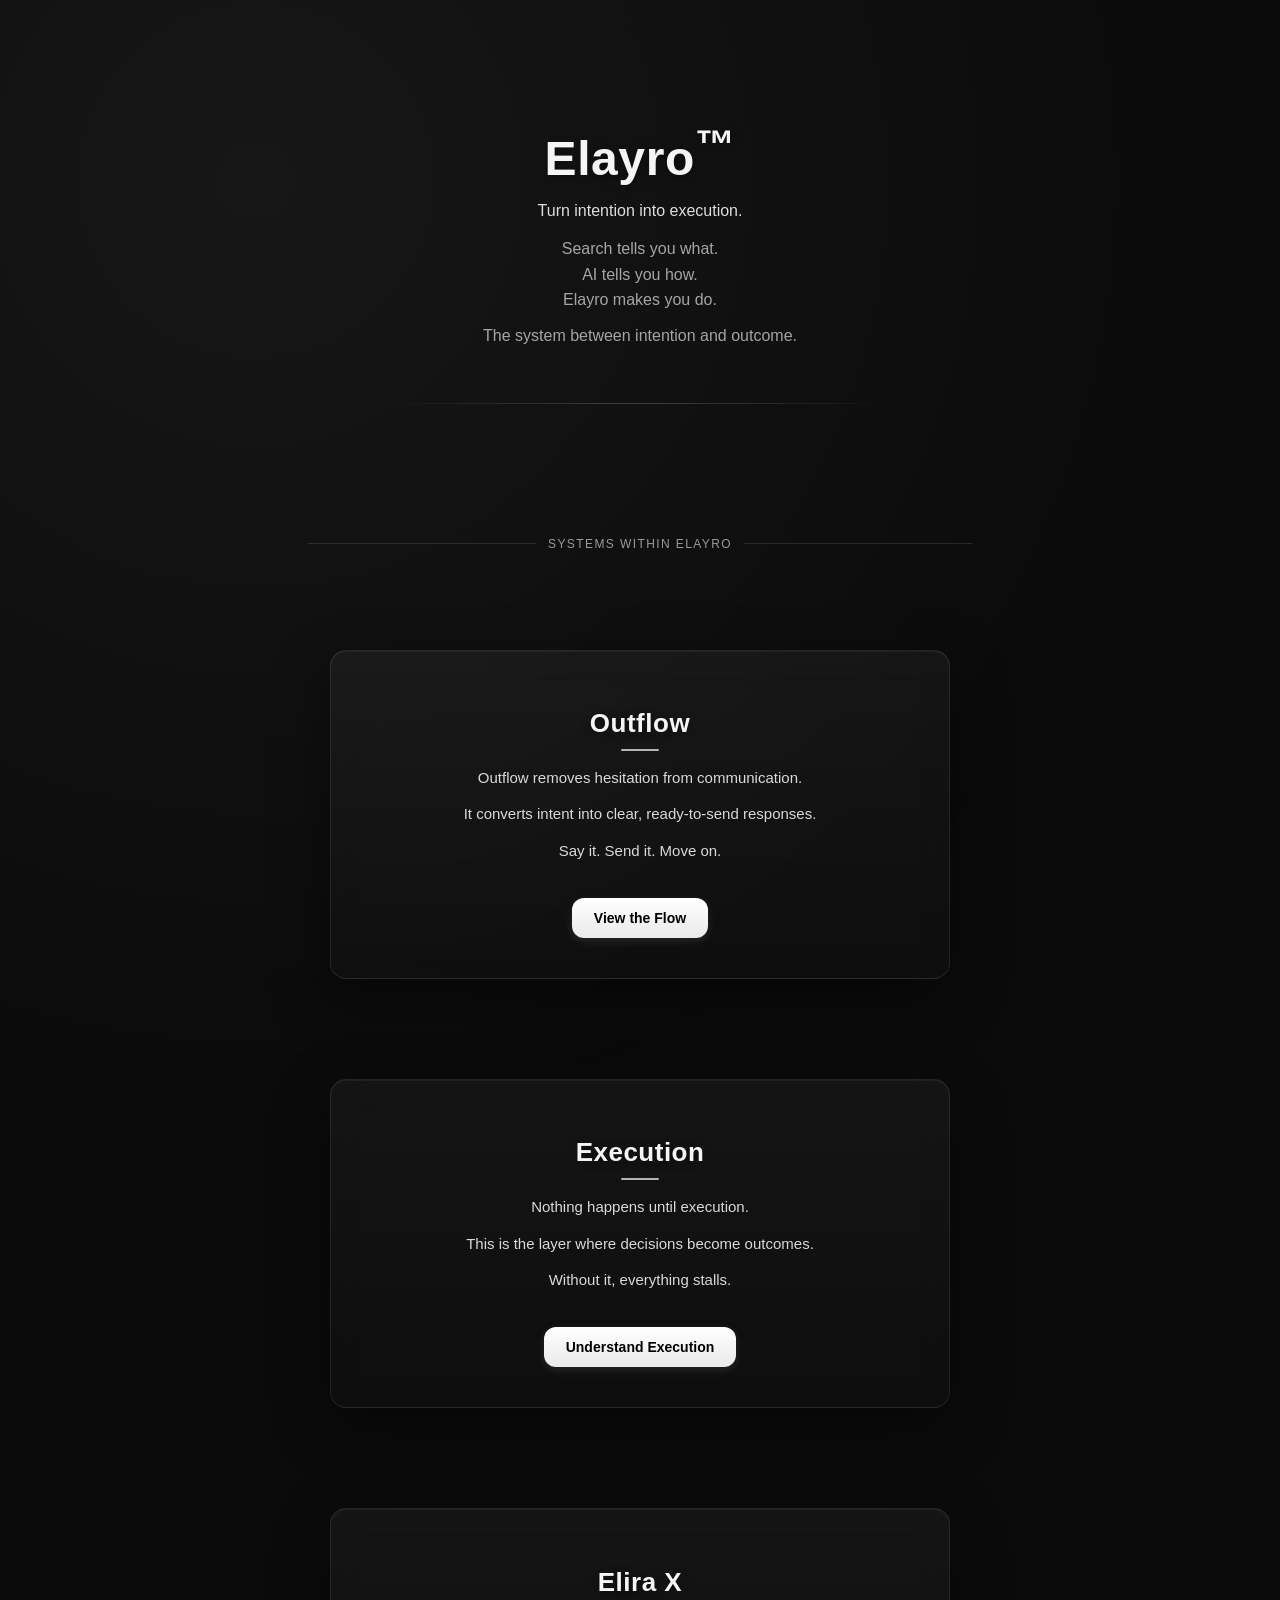
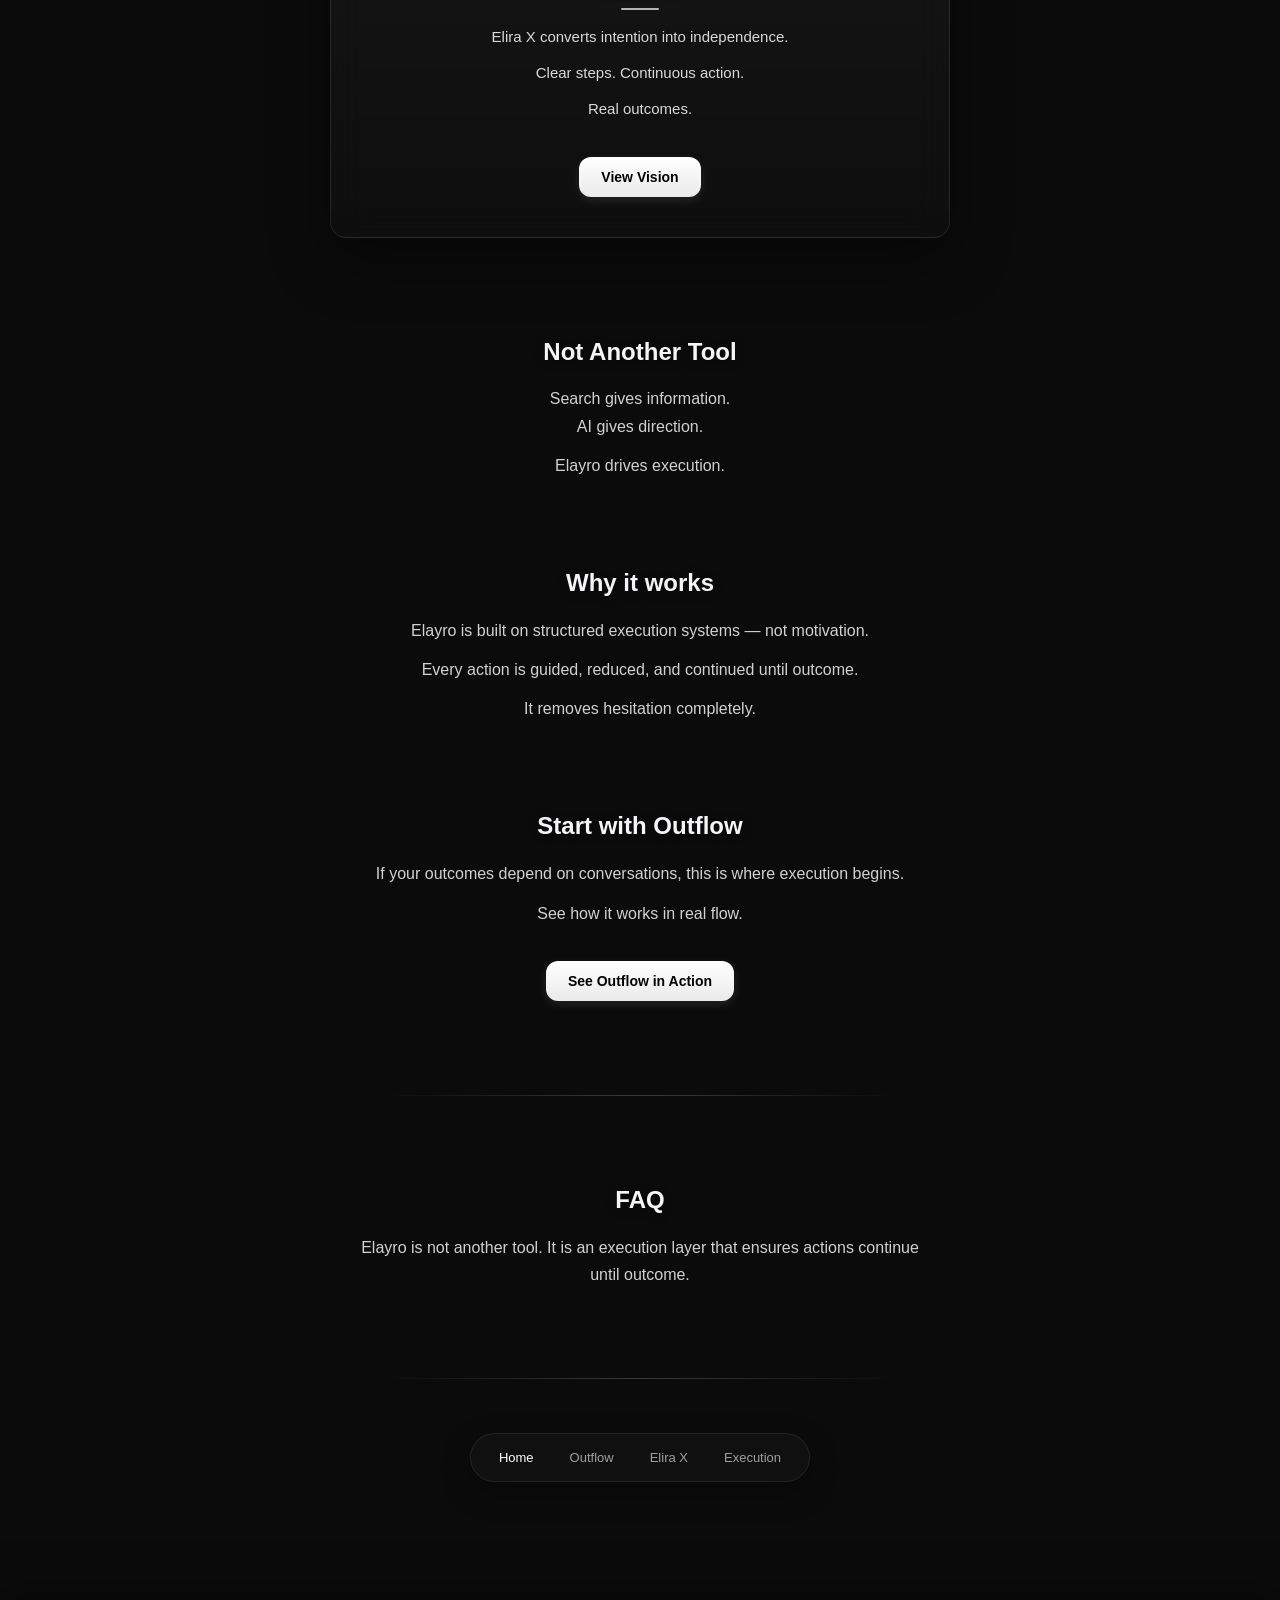
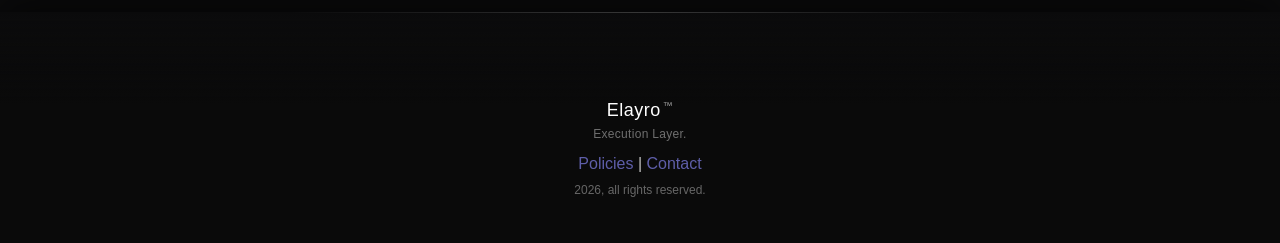
<file: index.html>
<!DOCTYPE html>

<html lang="en">
<head>
  <base href="/" />
  <meta charset="UTF-8">
  <meta name="viewport" content="width=device-width, initial-scale=1.0">

  <title>Elayro | Execution Layer Between Intention and Outcome</title>

  <meta name="description" content="Elayro is the execution layer that turns intention into real outcomes through structured systems like Outflow and Elira X.">

  <meta name="keywords" content="Elayro, execution layer, execution system, Outflow, Elira X">

  <meta name="robots" content="index, follow">

  <link rel="canonical" href="https://elayro.com/">

  <!-- Open Graph -->
  <meta property="og:title" content="Elayro | Execution Layer">
  <meta property="og:description" content="Turn intention into execution. Elayro drives action until outcomes are achieved.">
  <meta property="og:type" content="website">
  <meta property="og:url" content="https://elayro.com/">

  <!-- Twitter -->
  <meta name="twitter:card" content="summary_large_image">
  <meta name="twitter:title" content="Elayro | Execution Layer">
  <meta name="twitter:description" content="The system between intention and outcome.">

  <link rel="stylesheet" href="global.css">
  <script src="app.js" defer></script>

  <!-- FAQ Schema -->
  <script type="application/ld+json">
  {
    "@context": "https://schema.org",
    "@type": "FAQPage",
    "mainEntity": [
      {
        "@type": "Question",
        "name": "What is Elayro?",
        "acceptedAnswer": {
          "@type": "Answer",
          "text": "Elayro is an execution layer that converts intention into real outcomes through structured systems."
        }
      },
      {
        "@type": "Question",
        "name": "How is Elayro different from AI tools?",
        "acceptedAnswer": {
          "@type": "Answer",
          "text": "AI provides answers, but Elayro drives execution by guiding actions until outcomes are achieved."
        }
      }
    ]
  }
  </script>

</head>

<body>

<div class="scroll-progress"></div>

<header>
  <h1>Elayro<sup class="tm">™</sup></h1>

  <p class="punch">
  Turn intention into execution.
</p>

  <p class="hook">
    Search tells you what.<br>
    AI tells you how.<br>
    <span class="highlight">Elayro makes you do.</span>
  </p>

  <p class="hook" style="margin-top:10px;">
    The system between intention and outcome.
  </p>
</header>

<div class="section-divider hero-divider"></div>

<main class="content">

  <p class="section-label">
  Systems within Elayro
</p>

<section class="index-card">
  <h2>Outflow</h2>
  <p>
    Outflow removes hesitation from communication.
  </p>
  <p>
    It converts intent into clear, ready-to-send responses.
  </p>
  <p>
    <span class="highlight">Say it. Send it. Move on.</span>
  </p>

  <div class="index-links">
    <a href="outflow.html" class="btn-premium">View the Flow</a>
  </div>
</section>

<section class="index-card">
  <h2>Execution</h2>
  <p>
    Nothing happens until execution.
  </p>
  <p>
    This is the layer where decisions become outcomes.
  </p>
  <p>
    <span class="highlight">Without it, everything stalls.</span>
  </p>

  <div class="index-links">
    <a href="execution.html" class="btn-premium">Understand Execution</a>
  </div>
</section>

<section class="index-card">
  <h2>Elira X</h2>
  <p>
    Elira X converts intention into independence.
  </p>
  <p>
    Clear steps. Continuous action.
  </p>
  <p>
    <span class="highlight">Real outcomes.</span>
  </p>

  <div class="index-links">
    <a href="elira.html" class="btn-premium">View Vision</a>
  </div>
</section>

<section>
  <h2>Not Another Tool</h2>
  <p>
    Search gives information.<br>
    AI gives direction.
  </p>
  <p>
    <span class="highlight">Elayro drives execution.</span>
  </p>
</section>

<section>
  <h2>Why it works</h2>
  <p>
    Elayro is built on structured execution systems — not motivation.
  </p>
  <p>
    Every action is guided, reduced, and continued until outcome.
  </p>
  <p>
    <span class="highlight">It removes hesitation completely.</span>
  </p>
</section>

<section>
  <h2>Start with Outflow</h2>
  <p>
    If your outcomes depend on conversations, this is where execution begins.
  </p>
  <p>
    <span class="highlight">See how it works in real flow.</span>
  </p>

  <div class="index-links">
    <a href="outflow.html" class="btn-premium">See Outflow in Action</a>
  </div>
</section>
<div class="section-divider faq-divider"></div>

<section class="faq-section">
  <h2>FAQ</h2>
  <p>Elayro is not another tool. It is an execution layer that ensures actions continue until outcome.</p>
</section>

<div class="section-divider faq-divider"></div>

<nav class="nav-minimal">
  <a href="index.html">Home</a>
  <a href="outflow.html">Outflow</a>
  <a href="elira.html">Elira X</a>
  <a href="execution.html">Execution</a>
</nav>

</main>

<footer class="footer-global">
  <h3>Elayro<sup class="tm">™</sup></h3>
  <p class="tagline">Execution Layer.</p>

  <p class="footer-links">
    <a href="policies.html">Policies</a> |
    <a href="mailto:contact@elayro.com">Contact</a>
  </p>

  <p class="copyright">2026, all rights reserved.</p>
</footer>

</body>
</html>
</file>
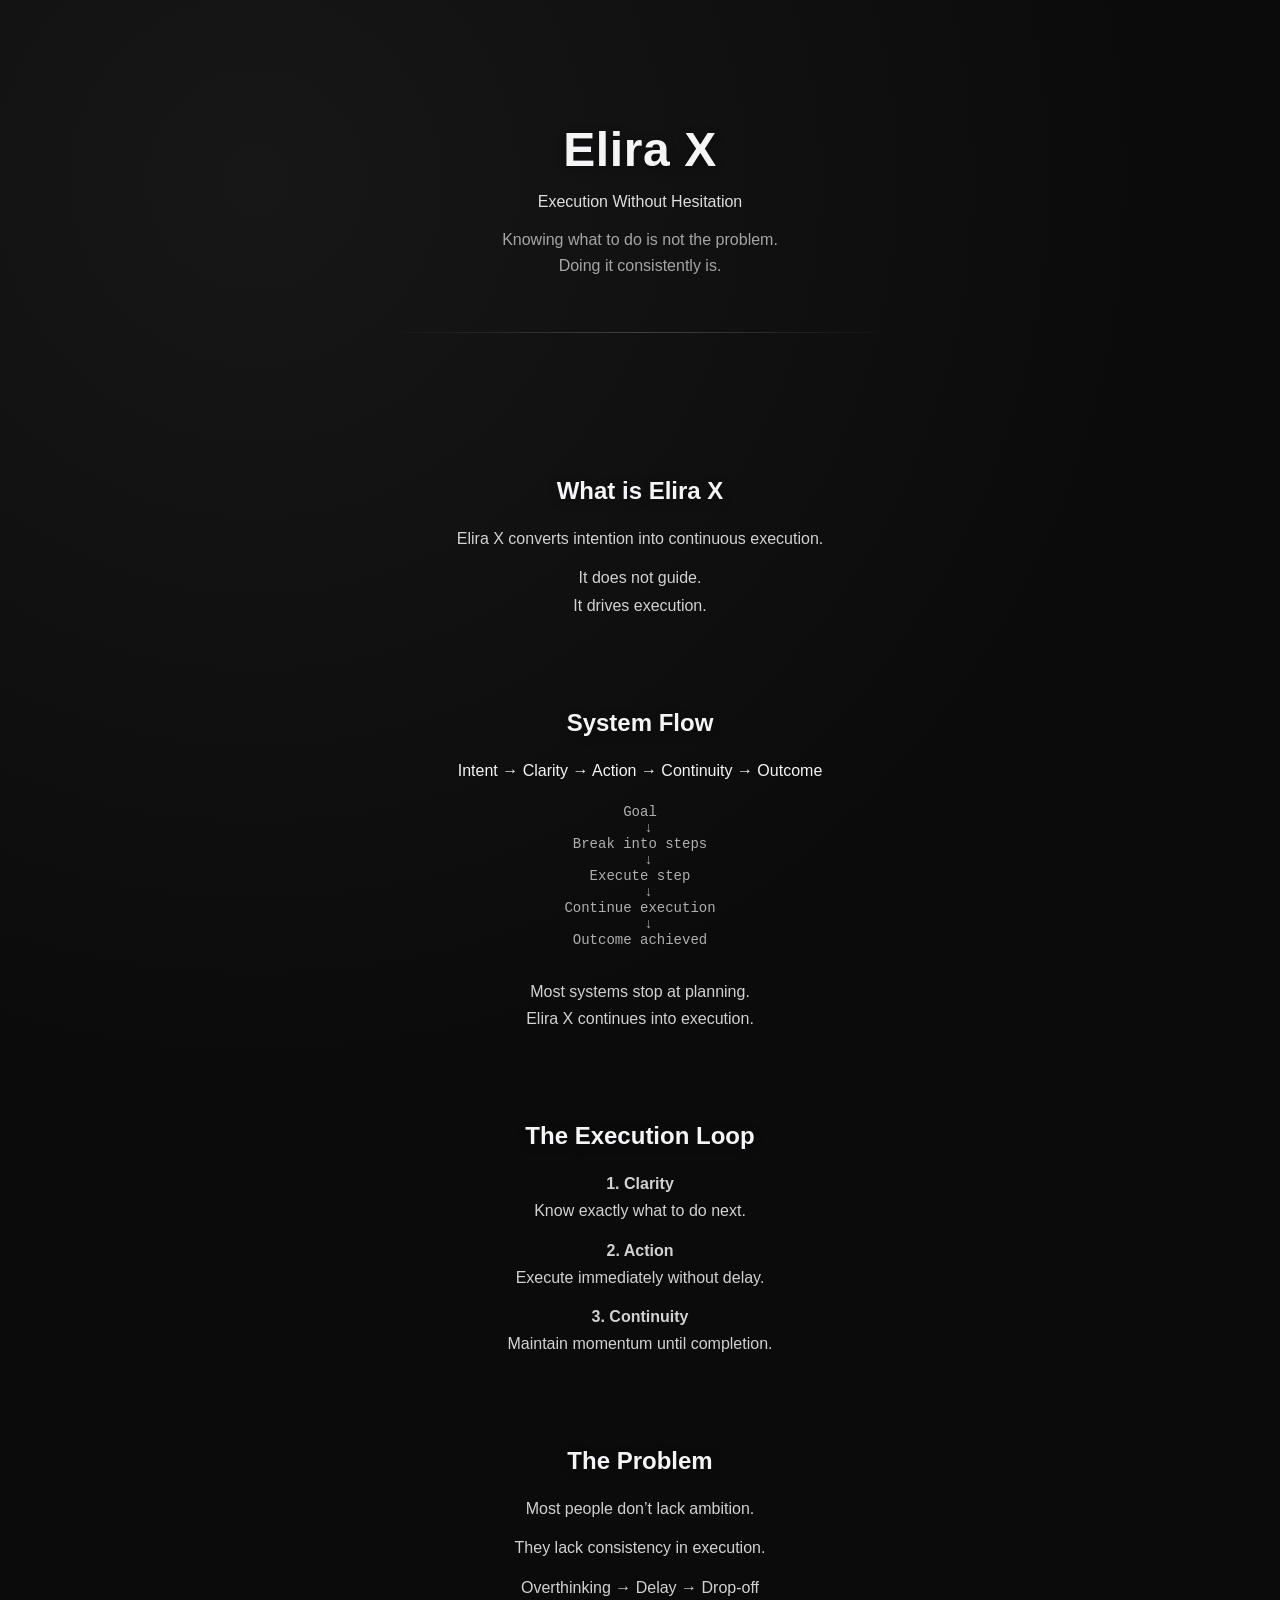
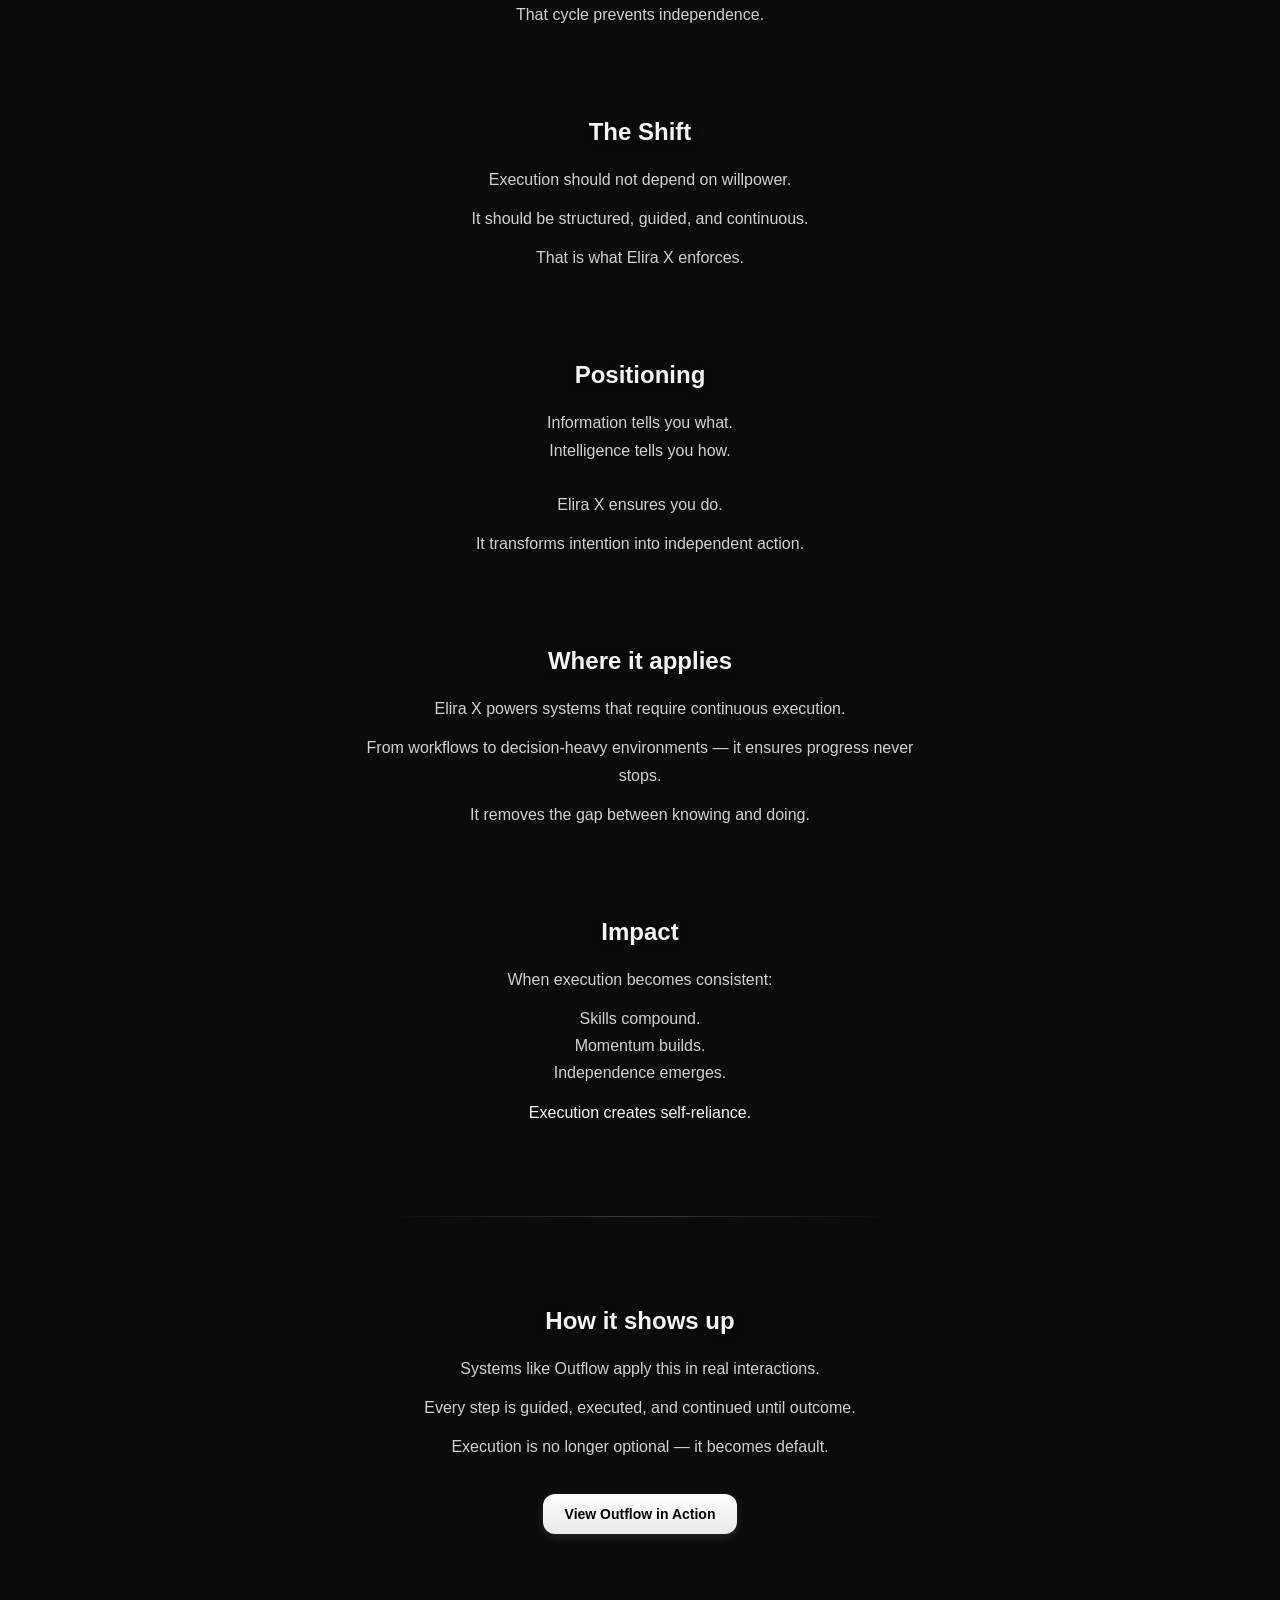
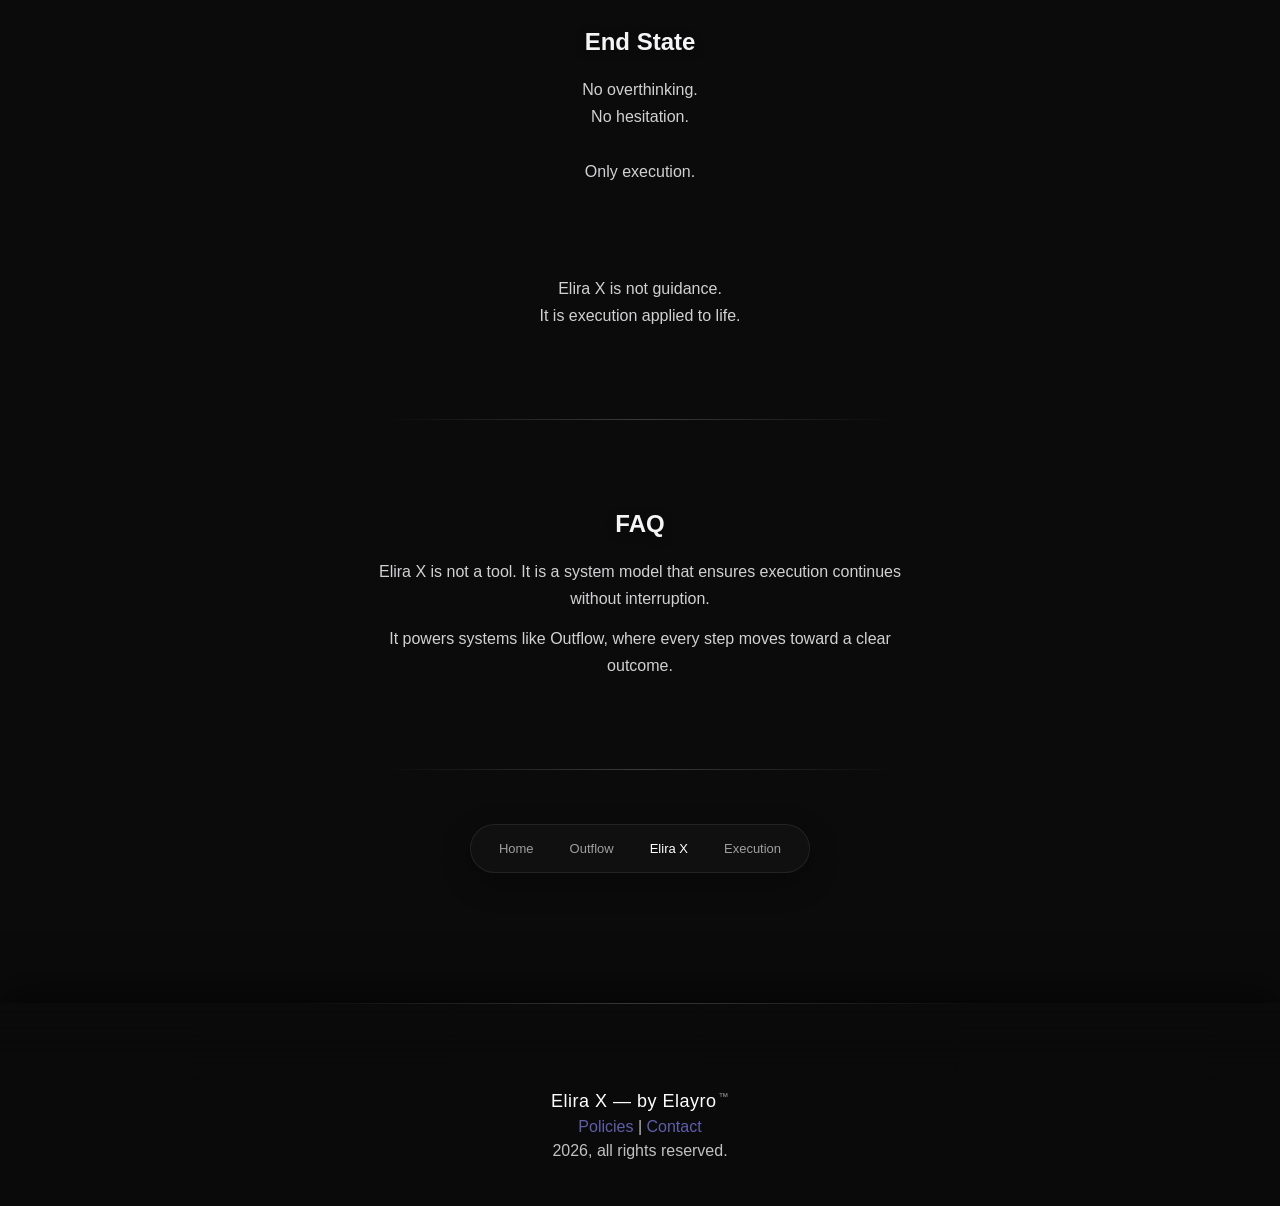
<file: elira.html>
<!DOCTYPE html>
<html lang="en">
<head>
  <base href="/" />
  <meta charset="UTF-8">
  <meta name="viewport" content="width=device-width, initial-scale=1.0">

  <title>Elira X | Continuous Execution System | Elayro</title>

  <meta name="description" content="Elira X ensures continuous execution without hesitation by maintaining clarity, action, and momentum until outcomes are achieved.">

  <meta name="keywords" content="Elira X, execution system, continuous execution, Elayro system">

  <meta name="robots" content="index, follow">

  <link rel="canonical" href="https://elayro.com/elira.html">

  <!-- Open Graph -->
  <meta property="og:title" content="Elira X | Execution System">
  <meta property="og:description" content="Execution without hesitation through continuous action.">
  <meta property="og:type" content="website">
  <meta property="og:url" content="https://elayro.com/elira.html">

  <!-- Twitter -->
  <meta name="twitter:card" content="summary_large_image">
  <meta name="twitter:title" content="Elira X | Execution System">
  <meta name="twitter:description" content="Turn intention into continuous execution.">

  <link rel="stylesheet" href="global.css">
  <script src="app.js" defer></script>

  <!-- FAQ Schema -->
  <script type="application/ld+json">
  {
    "@context": "https://schema.org",
    "@type": "FAQPage",
    "mainEntity": [
      {
        "@type": "Question",
        "name": "What is Elira X?",
        "acceptedAnswer": {
          "@type": "Answer",
          "text": "Elira X is a system that converts intention into continuous execution without relying on motivation."
        }
      },
      {
        "@type": "Question",
        "name": "How does Elira X work?",
        "acceptedAnswer": {
          "@type": "Answer",
          "text": "It maintains a loop of clarity, action, and continuity until outcomes are achieved."
        }
      }
    ]
  }
  </script>

</head>

<body>

<div class="scroll-progress"></div>

<header>
  <h1>Elira X</h1>
  <p class="punch">Execution Without Hesitation</p>

  <p class="hook">
    Knowing what to do is not the problem.<br>
    <span class="highlight">Doing it consistently is.</span>
  </p>
</header>

<div class="section-divider hero-divider"></div>

<main class="content">

<!-- WHAT -->
<section>
  <h2>What is Elira X</h2>
  <p>
    Elira X converts intention into continuous execution.
  </p>
  <p>
    It does not guide.<br>
    <span class="highlight">It drives execution.</span>
  </p>
</section>

<!-- SYSTEM FLOW -->
<section>
  <h2>System Flow</h2>

  <p class="highlight">
    Intent → Clarity → Action → Continuity → Outcome
  </p>

  <pre style="opacity:0.7; font-size:14px; margin-top:20px;">
Goal
  ↓
Break into steps
  ↓
Execute step
  ↓
Continue execution
  ↓
Outcome achieved
  </pre>

  <p>
    Most systems stop at planning.<br>
    Elira X continues into execution.
  </p>
</section>

<!-- FRAMEWORK -->
<section>
  <h2>The Execution Loop</h2>

  <p>
    <strong>1. Clarity</strong><br>
    Know exactly what to do next.
  </p>

  <p>
    <strong>2. Action</strong><br>
    Execute immediately without delay.
  </p>

  <p>
    <strong>3. Continuity</strong><br>
    Maintain momentum until completion.
  </p>
</section>

<!-- PROBLEM -->
<section>
  <h2>The Problem</h2>
  <p>
    Most people don’t lack ambition.
  </p>

  <p>
    They lack consistency in execution.
  </p>

  <p>
    Overthinking → Delay → Drop-off<br>
    <span class="highlight">That cycle prevents independence.</span>
  </p>
</section>

<!-- SHIFT -->
<section>
  <h2>The Shift</h2>
  <p>
    Execution should not depend on willpower.
  </p>

  <p>
    It should be structured, guided, and continuous.
  </p>

  <p>
    <span class="highlight">That is what Elira X enforces.</span>
  </p>
</section>

<!-- POSITION -->
<section>
  <h2>Positioning</h2>
  <p>
    Information tells you what.<br>
    Intelligence tells you how.<br><br>
    <span class="highlight">Elira X ensures you do.</span>
  </p>

  <p>
    It transforms intention into independent action.
  </p>
</section>
<section>
  <h2>Where it applies</h2>
  <p>
    Elira X powers systems that require continuous execution.
  </p>
  <p>
    From workflows to decision-heavy environments — it ensures progress never stops.
  </p>
  <p>
    <span class="highlight">It removes the gap between knowing and doing.</span>
  </p>
</section>
<!-- IMPACT -->
<section>
  <h2>Impact</h2>

  <p>
    When execution becomes consistent:
  </p>

  <p>
    Skills compound.<br>
    Momentum builds.<br>
    Independence emerges.
  </p>

  <p class="highlight">
    Execution creates self-reliance.
  </p>
</section>
  <div class="section-divider"></div>
<section>
  <h2>How it shows up</h2>
  <p>
    Systems like Outflow apply this in real interactions.
  </p>
  <p>
    Every step is guided, executed, and continued until outcome.
  </p>
  <p>
    <span class="highlight">Execution is no longer optional — it becomes default.</span>
  </p>

  <div class="index-links">
    <a href="outflow.html" class="btn-premium">View Outflow in Action</a>
  </div>
</section>
<!-- END STATE -->
<section>
  <h2>End State</h2>
  <p>
    No overthinking.<br>
    No hesitation.<br><br>
    <span class="highlight">Only execution.</span>
  </p>
</section>

<!-- CLOSE -->
<section>
  <p>
    Elira X is not guidance.<br>
    It is execution applied to life.
  </p>
</section>

<div class="section-divider faq-divider"></div>

<section class="faq-section">
  <h2>FAQ</h2>
  <p>
    Elira X is not a tool. It is a system model that ensures execution continues without interruption.
  </p>
  <p>
    It powers systems like Outflow, where every step moves toward a clear outcome.
  </p>
</section>

<div class="section-divider faq-divider"></div>

<!-- NAV -->
<nav class="nav-minimal">
  <a href="index.html">Home</a>
  <a href="outflow.html">Outflow</a>
  <a href="elira.html">Elira X</a>
  <a href="execution.html">Execution</a>
</nav>

</main>

<!-- FOOTER -->
<footer class="footer-global">
  <h3>Elira X — by Elayro<sup class="tm">™</sup></h3>

  <p>
    <a href="policies.html">Policies</a> |
    <a href="mailto:contact@elayro.com">Contact</a>
  </p>

  <p>2026, all rights reserved.</p>
</footer>

</body>
</html>
</file>
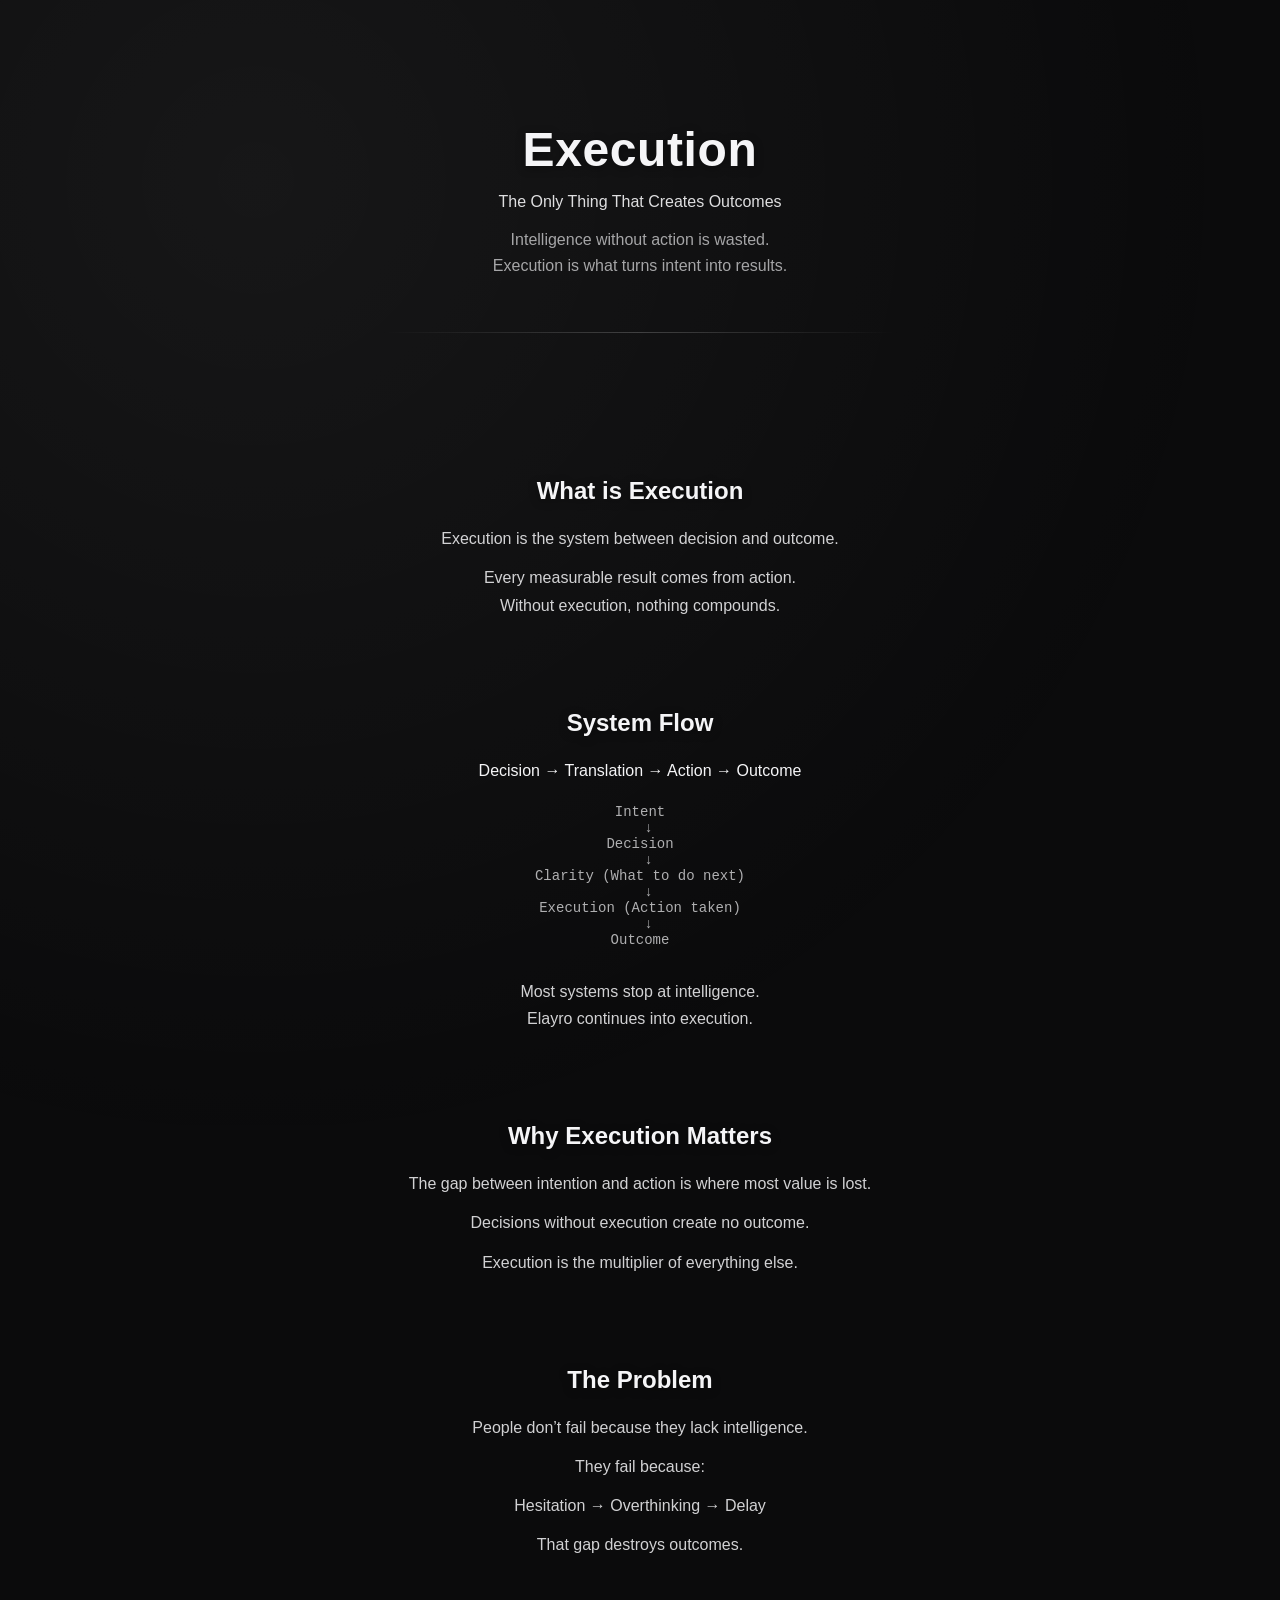
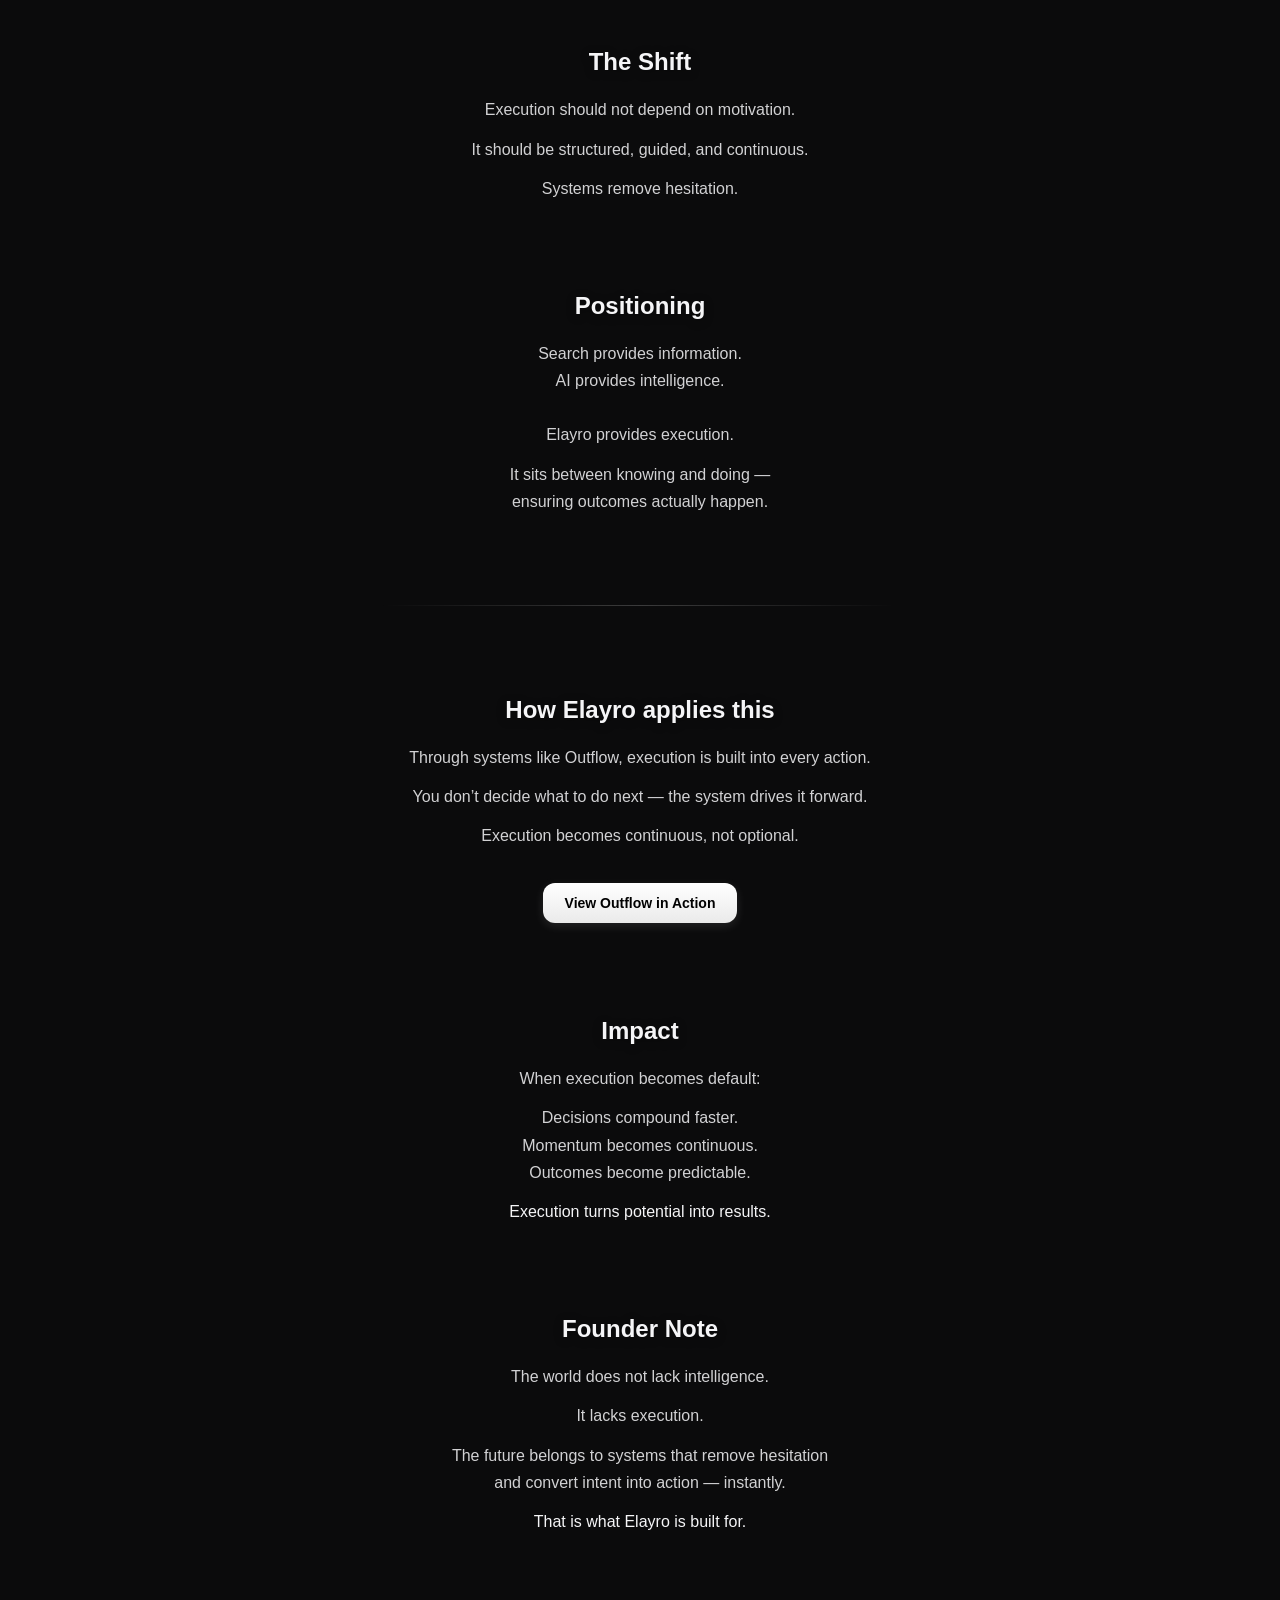
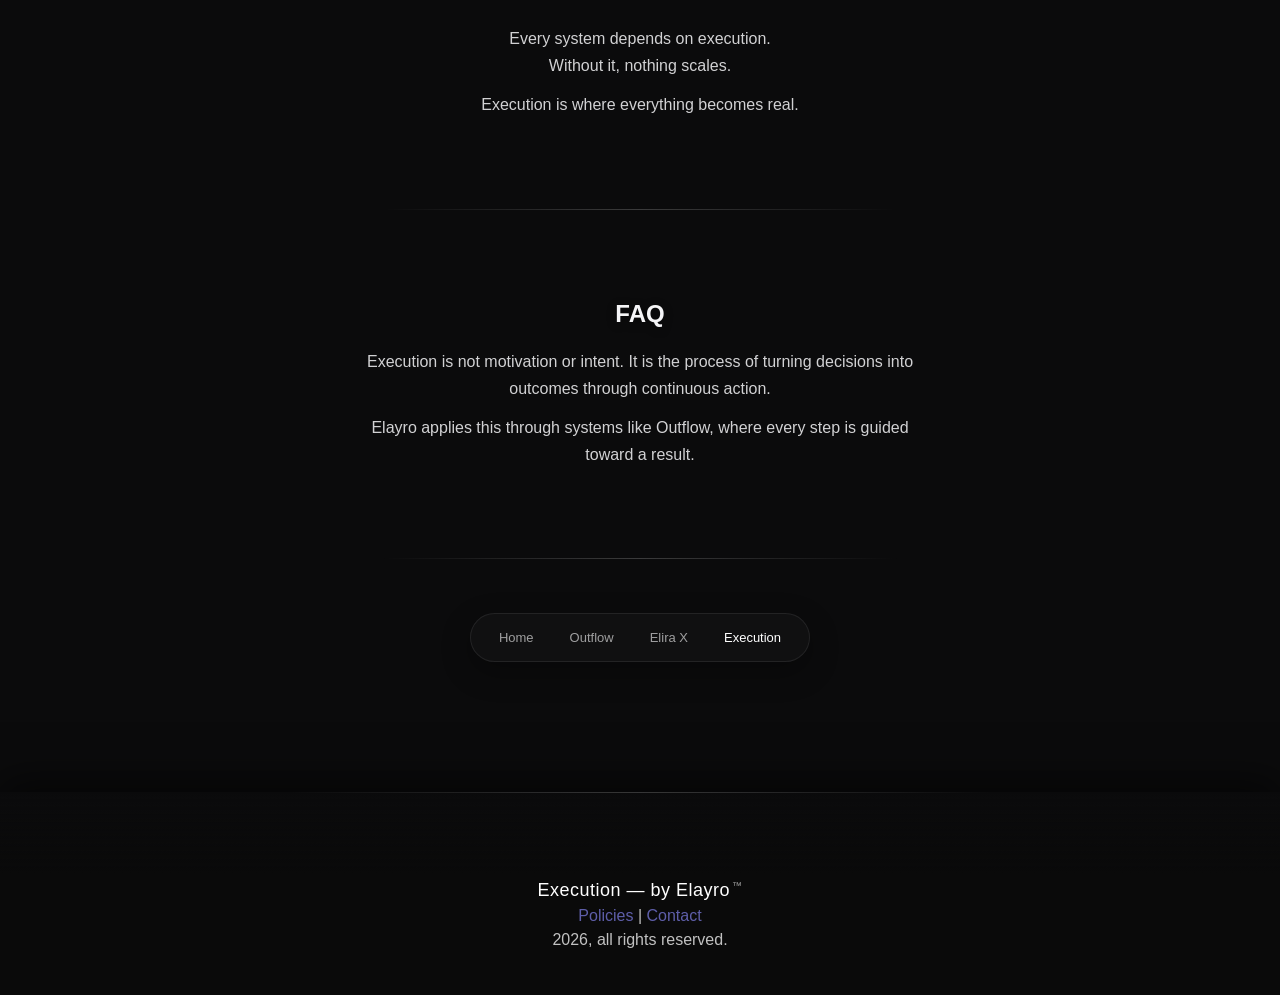
<file: execution.html>
<!DOCTYPE html>
<html lang="en">
<head>
  <base href="/" />
  <meta charset="UTF-8">
  <meta name="viewport" content="width=device-width, initial-scale=1.0">

  <title>Execution System | Turn Intent into Results | Elayro</title>

  <meta name="description" content="Execution is what turns decisions into outcomes. Learn how Elayro structures execution to remove hesitation and create real results.">

  <meta name="keywords" content="execution system, execution meaning, productivity execution, Elayro execution">

  <meta name="robots" content="index, follow">

  <link rel="canonical" href="https://elayro.com/execution.html">

  <!-- Open Graph -->
  <meta property="og:title" content="Execution System | Elayro">
  <meta property="og:description" content="Execution is the only thing that creates outcomes.">
  <meta property="og:type" content="website">
  <meta property="og:url" content="https://elayro.com/execution.html">

  <!-- Twitter -->
  <meta name="twitter:card" content="summary_large_image">
  <meta name="twitter:title" content="Execution System | Elayro">
  <meta name="twitter:description" content="Turn intent into results through structured execution.">

  <link rel="stylesheet" href="global.css">
  <script src="app.js" defer></script>

  <!-- FAQ Schema -->
  <script type="application/ld+json">
  {
    "@context": "https://schema.org",
    "@type": "FAQPage",
    "mainEntity": [
      {
        "@type": "Question",
        "name": "What is execution?",
        "acceptedAnswer": {
          "@type": "Answer",
          "text": "Execution is the process of turning decisions into outcomes through action."
        }
      },
      {
        "@type": "Question",
        "name": "Why is execution important?",
        "acceptedAnswer": {
          "@type": "Answer",
          "text": "Execution is what creates results. Without action, ideas have no impact."
        }
      }
    ]
  }
  </script>

</head>

<body>

<div class="scroll-progress"></div>

<header>
  <h1>Execution</h1>
  <p class="punch">The Only Thing That Creates Outcomes</p>

  <p class="hook">
    Intelligence without action is wasted.<br>
   <span class="highlight">Execution is what turns intent into results.</span>
  </p>
</header>

<div class="section-divider hero-divider"></div>

<main class="content">

<!-- CORE DEFINITION -->
<section>
  <h2>What is Execution</h2>
  <p>
    Execution is the system between decision and outcome.
  </p>
  <p>
    Every measurable result comes from action.<br>
    <span class="highlight">Without execution, nothing compounds.</span>
  </p>
</section>

<!-- SYSTEM FLOW -->
<section>
  <h2>System Flow</h2>

  <p class="highlight">
    Decision → Translation → Action → Outcome
  </p>

  <pre style="opacity:0.7; font-size:14px; margin-top:20px;">
Intent
  ↓
Decision
  ↓
Clarity (What to do next)
  ↓
Execution (Action taken)
  ↓
Outcome
  </pre>

  <p>
    Most systems stop at intelligence.<br>
    Elayro continues into execution.
  </p>
</section>

<!-- METRICS (PERCEPTION) -->
<section>
  <h2>Why Execution Matters</h2>
  <p>
    The gap between intention and action is where most value is lost.
  </p>
  <p>
    Decisions without execution create no outcome.
  </p>
  <p>
    <span class="highlight">Execution is the multiplier of everything else.</span>
  </p>
</section>

<!-- PROBLEM -->
<section>
  <h2>The Problem</h2>
  <p>
    People don’t fail because they lack intelligence.
  </p>

  <p>
    They fail because:
  </p>

  <p>
    Hesitation → Overthinking → Delay
  </p>

  <p>
    <span class="highlight">That gap destroys outcomes.</span>
  </p>
</section>

<!-- SOLUTION -->
<section>
  <h2>The Shift</h2>
  <p>
    Execution should not depend on motivation.
  </p>

  <p>
    It should be structured, guided, and continuous.
  </p>

  <p>
    <span class="highlight">Systems remove hesitation.</span>
  </p>
</section>

<!-- POSITION -->
<section>
  <h2>Positioning</h2>
  <p>
    Search provides information.<br>
    AI provides intelligence.<br><br>
    <span class="highlight">Elayro provides execution.</span>
  </p>

  <p>
    It sits between knowing and doing —<br>
    ensuring outcomes actually happen.
  </p>
</section>
  <div class="section-divider"></div>
<section>
  <h2>How Elayro applies this</h2>
  <p>
   Through systems like Outflow, execution is built into every action.
  </p>
  <p>
    You don’t decide what to do next — the system drives it forward.
  </p>
  <p>
    <span class="highlight">Execution becomes continuous, not optional.</span>
  </p>

  <div class="index-links">
    <a href="outflow.html" class="btn-premium">View Outflow in Action</a>
  </div>
</section>
<!-- IMPACT -->
<section>
  <h2>Impact</h2>

  <p>
    When execution becomes default:
  </p>

  <p>
    Decisions compound faster.<br>
    Momentum becomes continuous.<br>
    Outcomes become predictable.
  </p>

  <p class="highlight">
    Execution turns potential into results.
  </p>
</section>

<!-- FOUNDER NOTE -->
<section>
  <h2>Founder Note</h2>

  <p>
    The world does not lack intelligence.
  </p>

  <p>
    It lacks execution.
  </p>

  <p>
    The future belongs to systems that remove hesitation<br>
    and convert intent into action — instantly.
  </p>

  <p class="highlight">
    That is what Elayro is built for.
  </p>
</section>

<!-- CLOSE -->
<section>
  <p>
    Every system depends on execution.<br>
    Without it, nothing scales.
  </p>
  <p>
    <span class="highlight">Execution is where everything becomes real.</span>
  </p>
</section>

<div class="section-divider faq-divider"></div>

<section class="faq-section">
  <h2>FAQ</h2>
  <p>
    Execution is not motivation or intent. It is the process of turning decisions into outcomes through continuous action.
  </p>
  <p>
    Elayro applies this through systems like Outflow, where every step is guided toward a result.
  </p>
</section>

<div class="section-divider faq-divider"></div>

<nav class="nav-minimal">
  <a href="index.html">Home</a>
  <a href="outflow.html">Outflow</a>
  <a href="elira.html">Elira X</a>
  <a href="execution.html">Execution</a>
</nav>

</main>

<footer class="footer-global">
  <h3>Execution — by Elayro<sup class="tm">™</sup></h3>

  <p>
    <a href="policies.html">Policies</a> |
    <a href="mailto:contact@elayro.com">Contact</a>
  </p>

  <p>2026, all rights reserved.</p>
</footer>

</body>
</html>
</file>
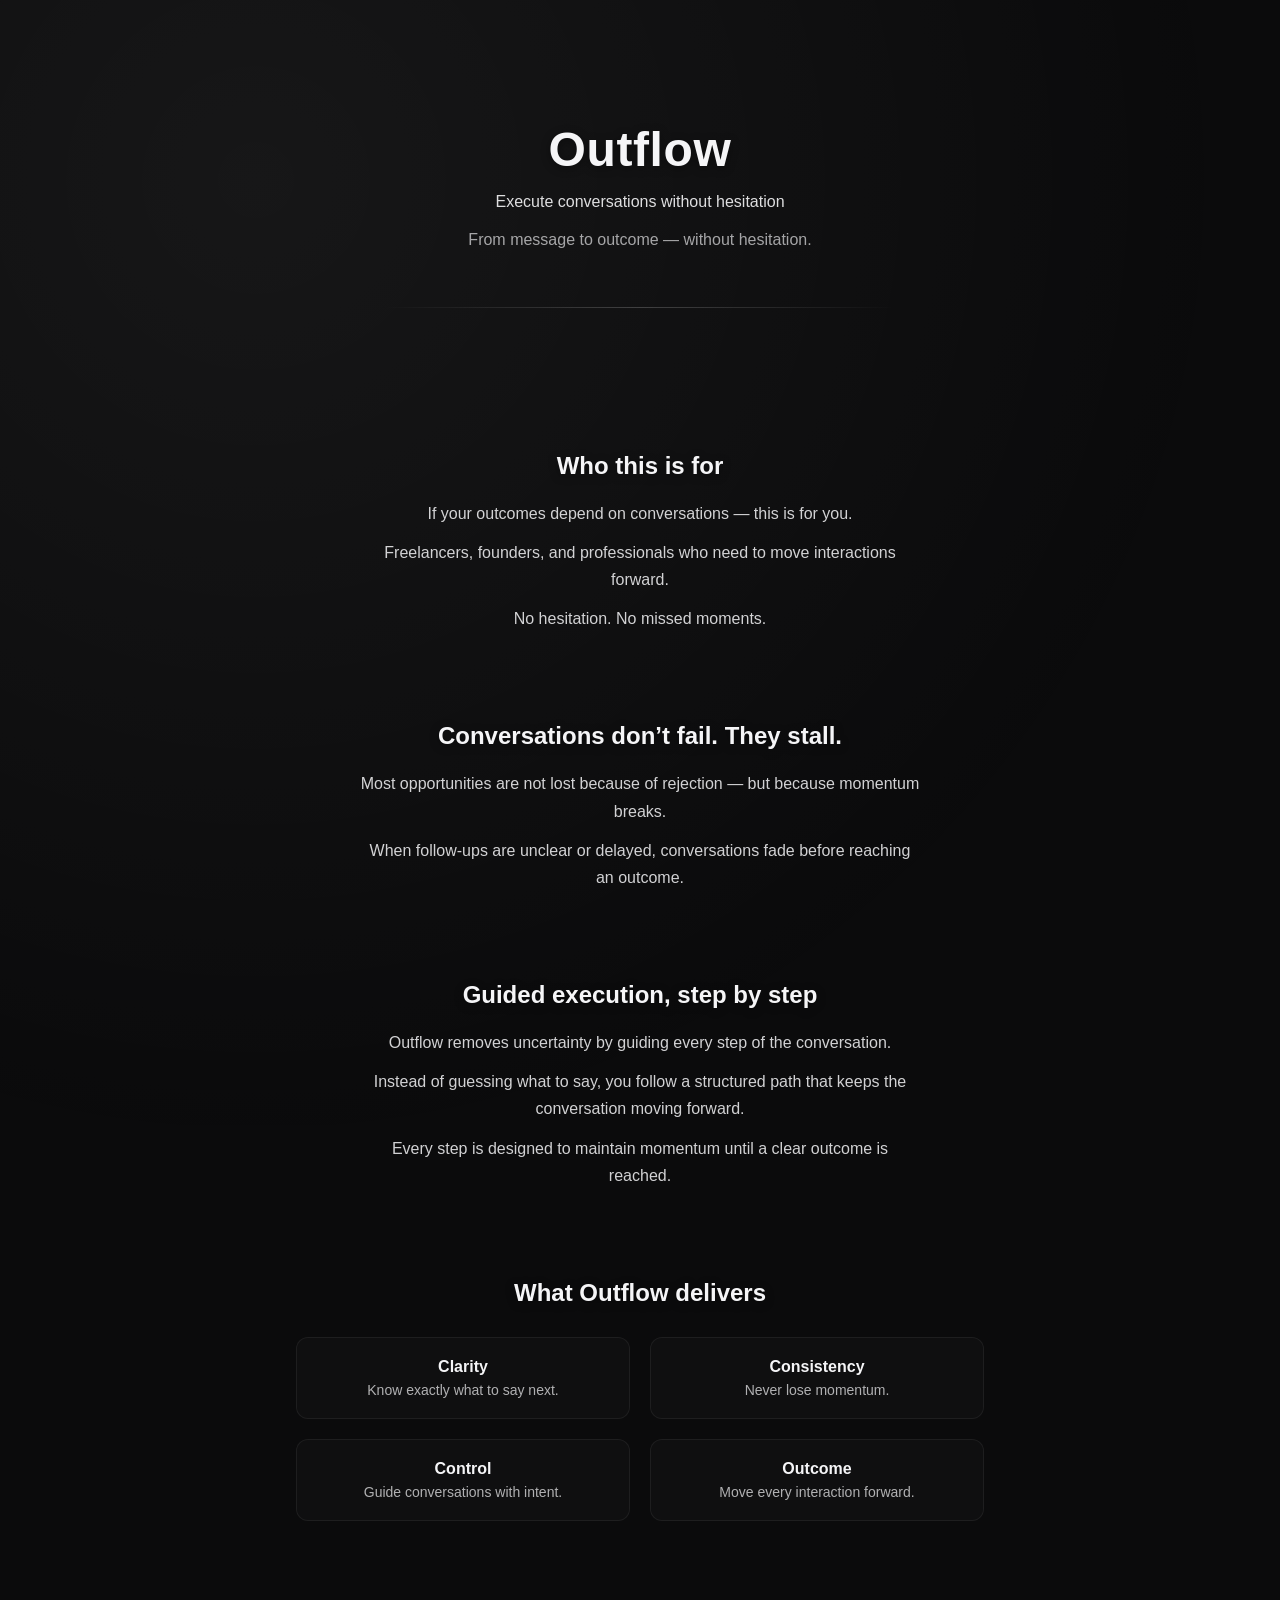
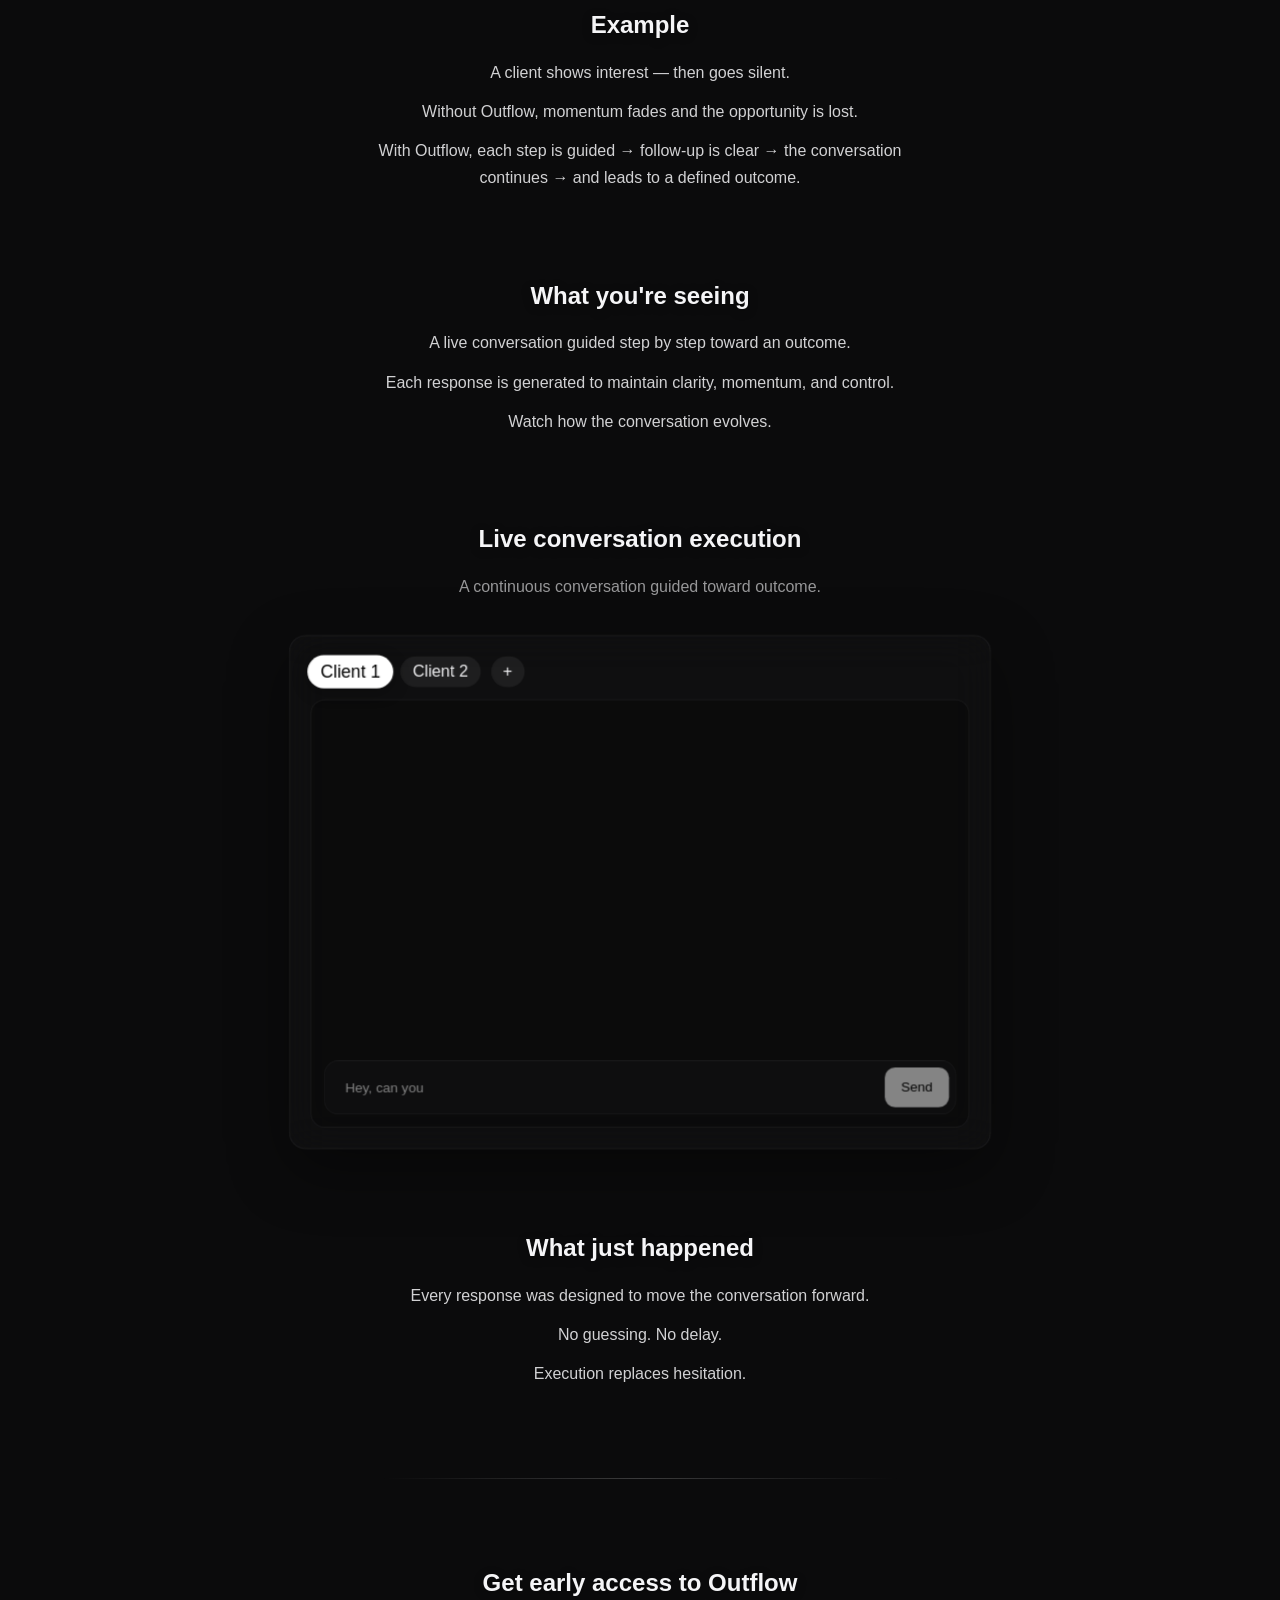
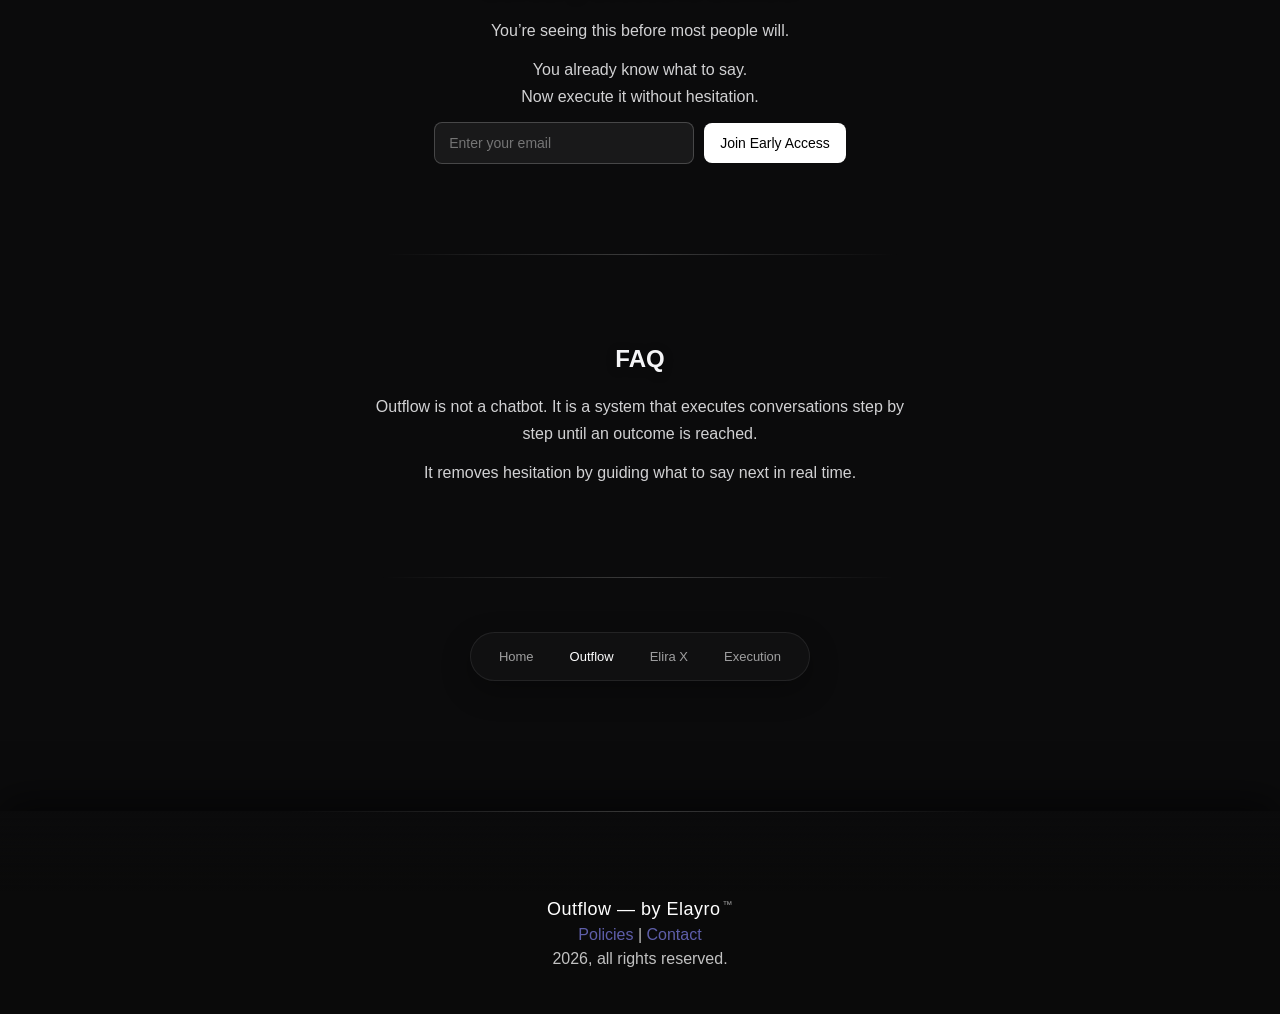
<file: outflow.html>
<!DOCTYPE html>
<html lang="en">
<head>
  <meta charset="UTF-8">
  <meta name="viewport" content="width=device-width, initial-scale=1.0">

  <title>Outflow | Execute Conversations Without Hesitation | Elayro</title>

  <meta name="description" content="Outflow executes conversations step by step, removing hesitation and ensuring every interaction moves toward an outcome.">

  <meta name="keywords" content="Outflow system, conversation execution, communication system, Elayro Outflow">

  <meta name="robots" content="index, follow">

  <link rel="canonical" href="https://elayro.com/outflow.html">

  <!-- Open Graph -->
  <meta property="og:title" content="Outflow | Execution System">
  <meta property="og:description" content="Execute conversations without hesitation and move every interaction toward an outcome.">
  <meta property="og:type" content="website">
  <meta property="og:url" content="https://elayro.com/outflow.html">

  <!-- Twitter -->
  <meta name="twitter:card" content="summary_large_image">
  <meta name="twitter:title" content="Outflow | Execution System">
  <meta name="twitter:description" content="From message to outcome — without hesitation.">

  <link rel="stylesheet" href="global.css">
  <script src="app.js" defer></script>

  <!-- FAQ Schema -->
  <script type="application/ld+json">
  {
    "@context": "https://schema.org",
    "@type": "FAQPage",
    "mainEntity": [
      {
        "@type": "Question",
        "name": "What is Outflow?",
        "acceptedAnswer": {
          "@type": "Answer",
          "text": "Outflow is a system that executes conversations step by step until an outcome is reached."
        }
      },
      {
        "@type": "Question",
        "name": "What problem does Outflow solve?",
        "acceptedAnswer": {
          "@type": "Answer",
          "text": "It removes hesitation and guides what to say next to maintain momentum in conversations."
        }
      }
    ]
  }
  </script>

</head>

<body>

<!-- SCROLL PROGRESS -->
<div class="scroll-progress"></div>

<!-- HERO -->
<header>
  <h1>Outflow</h1>
 <p class="punch">Execute conversations without hesitation</p>
  <p class="hook">From message to outcome — without hesitation.</p>
</header>

<div class="section-divider hero-divider"></div>

<main class="content">
<section>
  <h2>Who this is for</h2>
  <p>
    If your outcomes depend on conversations — this is for you.
  </p>
  <p>
    Freelancers, founders, and professionals who need to move interactions forward.
  </p>
  <p>
    <span class="highlight">No hesitation. No missed moments.</span>
  </p>
</section>
<!-- PROBLEM -->
<section>
  <h2>Conversations don’t fail. They stall.</h2>
  <p>Most opportunities are not lost because of rejection — but because momentum breaks.</p>
  <p>When follow-ups are unclear or delayed, conversations fade before reaching an outcome.</p>
</section>

<!-- SOLUTION -->
<section>
  <h2>Guided execution, step by step</h2>
  <p>Outflow removes uncertainty by guiding every step of the conversation.</p>
  <p>Instead of guessing what to say, you follow a structured path that keeps the conversation moving forward.</p>
  <p>Every step is designed to maintain momentum until a clear outcome is reached.</p>
</section>

<!-- FEATURES -->
<section>
  <h2>What Outflow delivers</h2>

  <div class="feature-grid">

    <div class="feature-card">
      <div class="feature-title">Clarity</div>
      <div class="feature-desc">Know exactly what to say next.</div>
    </div>

    <div class="feature-card">
      <div class="feature-title">Consistency</div>
      <div class="feature-desc">Never lose momentum.</div>
    </div>

    <div class="feature-card">
      <div class="feature-title">Control</div>
      <div class="feature-desc">Guide conversations with intent.</div>
    </div>

    <div class="feature-card">
      <div class="feature-title">Outcome</div>
      <div class="feature-desc">Move every interaction forward.</div>
    </div>

  </div>
</section>

<!-- EXAMPLE -->
<section class="example-section">
  <h2>Example</h2>
  <p class="example-scenario">A client shows interest — then goes silent.</p>
  <p class="example-without">Without Outflow, momentum fades and the opportunity is lost.</p>
  <p class="example-with">With Outflow, each step is guided → follow-up is clear → the conversation continues → and leads to a defined outcome.</p>
</section>
<section>
  <h2>What you're seeing</h2>
  <p>
    A live conversation guided step by step toward an outcome.
  </p>
  <p>
    Each response is generated to maintain clarity, momentum, and control.
  </p>
  <p>
    <span class="highlight">Watch how the conversation evolves.</span>
  </p>
</section>
<!-- DEMO -->
<section>

  <h2>Live conversation execution</h2>
  <p style="opacity:0.6;">A continuous conversation guided toward outcome.</p>

  <div class="demo-container">

    <!-- 🔥 IMPORTANT WRAPPER (FIXES WIDTH) -->
    <div class="demo-inner">

      <!-- CLIENT TABS -->
      <div class="clients">
        <div class="client active" data-client="0">Client 1</div>
        <div class="client" data-client="1">Client 2</div>
        <div class="client add">+</div>
      </div>

      <!-- CHAT -->
      <div class="chat-area">

        <div class="chat-box" id="chatBox"></div>

        <div class="options-panel" id="optionsPanel"></div>

        <div class="input-area">
        <input type="text" id="userInput" placeholder="What did the client say?" />
<button type="button" id="sendBtn">Send</button>
        </div>

      </div>

    </div>
  </div>

</section>
<section>
  <h2>What just happened</h2>
  <p>
    Every response was designed to move the conversation forward.
  </p>
  <p>
    No guessing. No delay.
  </p>
  <p>
    <span class="highlight">Execution replaces hesitation.</span>
  </p>
</section>
<div class="section-divider"></div>

<!-- NOTIFY -->
<section class="notify-section">

  <div class="notify-wrapper">

    <h2 class="notify-title">Get early access to Outflow</h2>

    <p class="notify-sub">
      You’re seeing this before most people will.
    </p>

    <p class="notify-sub">
      You already know what to say.<br>
      <span class="highlight">Now execute it without hesitation.</span>
    </p>

    <div class="notify-box">
      <input 
        type="email" 
        id="notifyEmail" 
        placeholder="Enter your email"
        autocomplete="off"
      >
      <button id="notifyBtn" type="button">
        <span>Join Early Access</span>
      </button>
    </div>

    <!-- JS controls state -->
    <p id="notifySuccess" class="notify-success"></p>

  </div>

</section>

<!-- FAQ -->
<div class="section-divider faq-divider"></div>

<section class="faq-section">
  <h2>FAQ</h2>
  <p>
    Outflow is not a chatbot. It is a system that executes conversations step by step until an outcome is reached.
  </p>
  <p>
    It removes hesitation by guiding what to say next in real time.
  </p>
</section>

<div class="section-divider faq-divider"></div>

<!-- NAV -->
<nav class="nav-minimal">
  <a href="index.html">Home</a>
  <a href="outflow.html">Outflow</a>
  <a href="elira.html">Elira X</a>
  <a href="execution.html">Execution</a>
</nav>

</main>

<!-- FOOTER -->
<footer class="footer-global">
  <h3>Outflow — by Elayro<sup class="tm">™</sup></h3>
  <p>
    <a href="policies.html">Policies</a> | 
    <a href="mailto:contact@elayro.com">Contact</a>
  </p>
  <p>2026, all rights reserved.</p>
</footer>

</body>
</html>
</file>
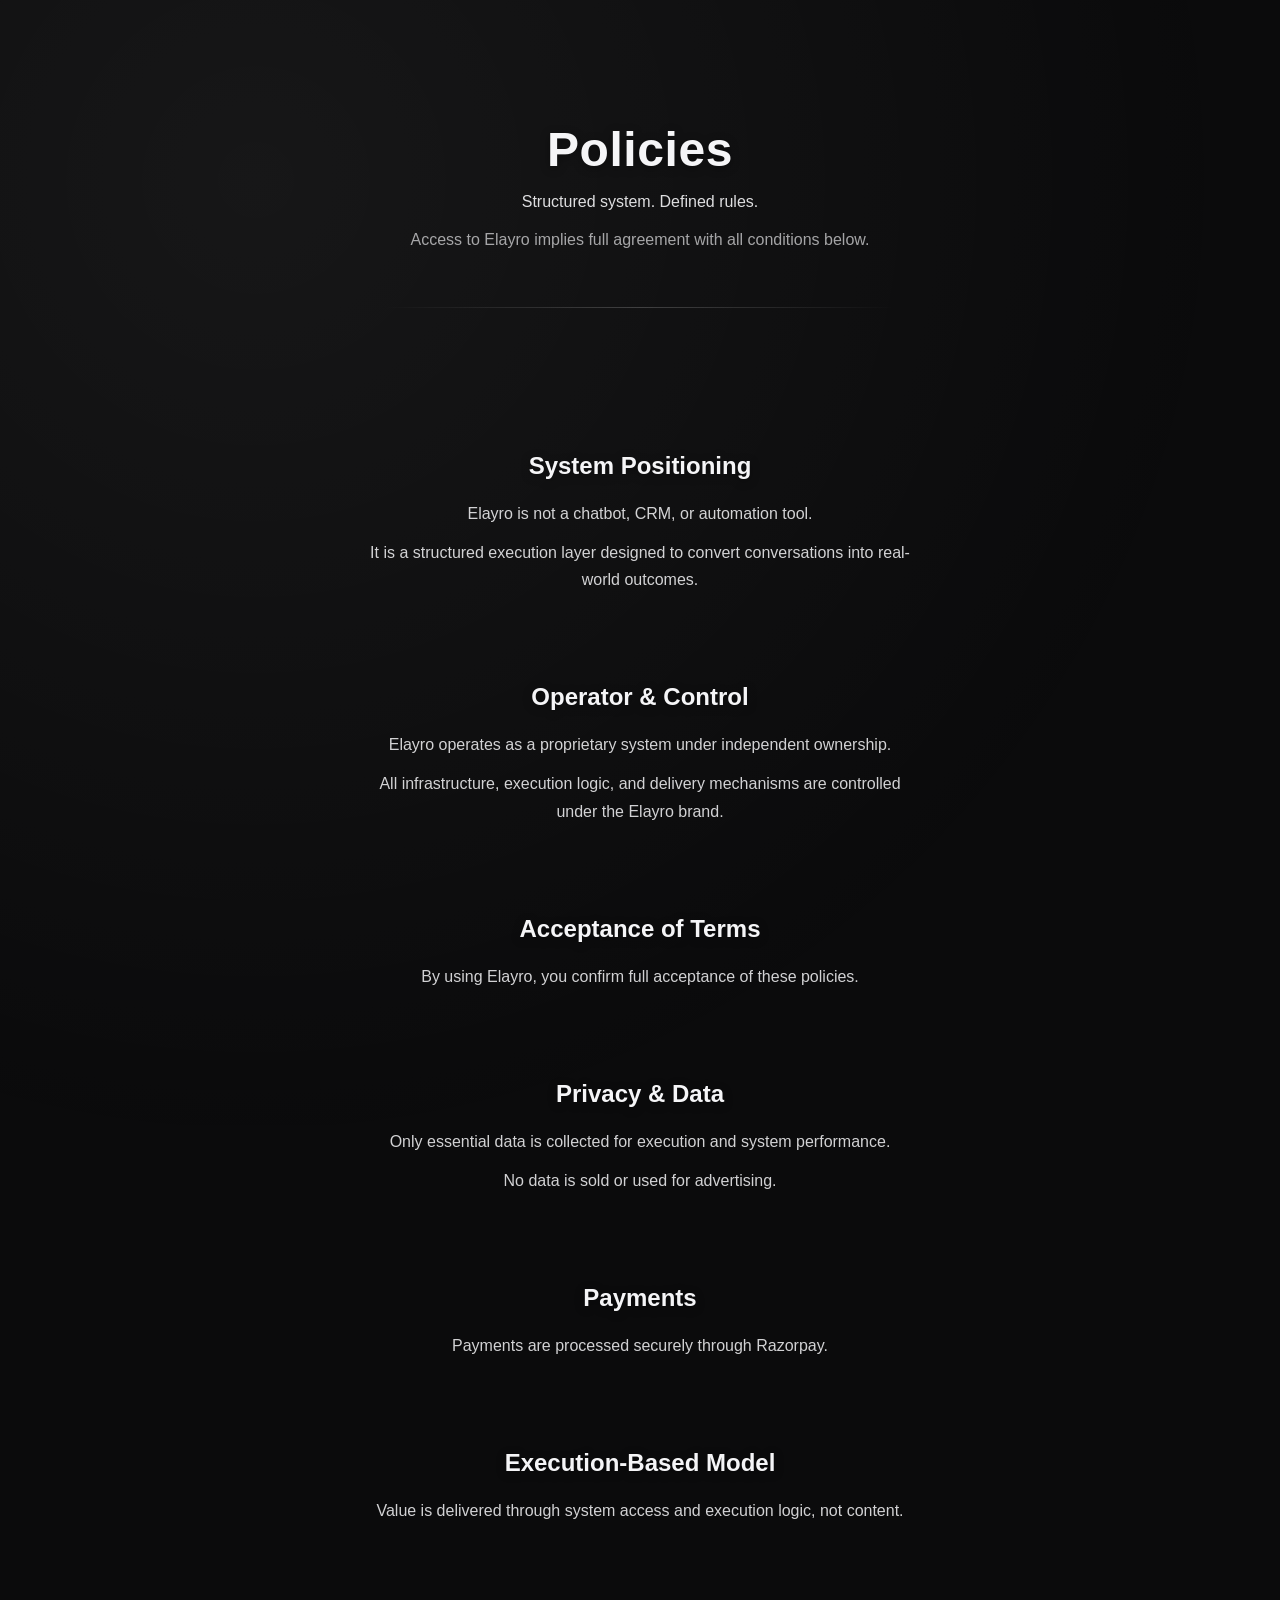
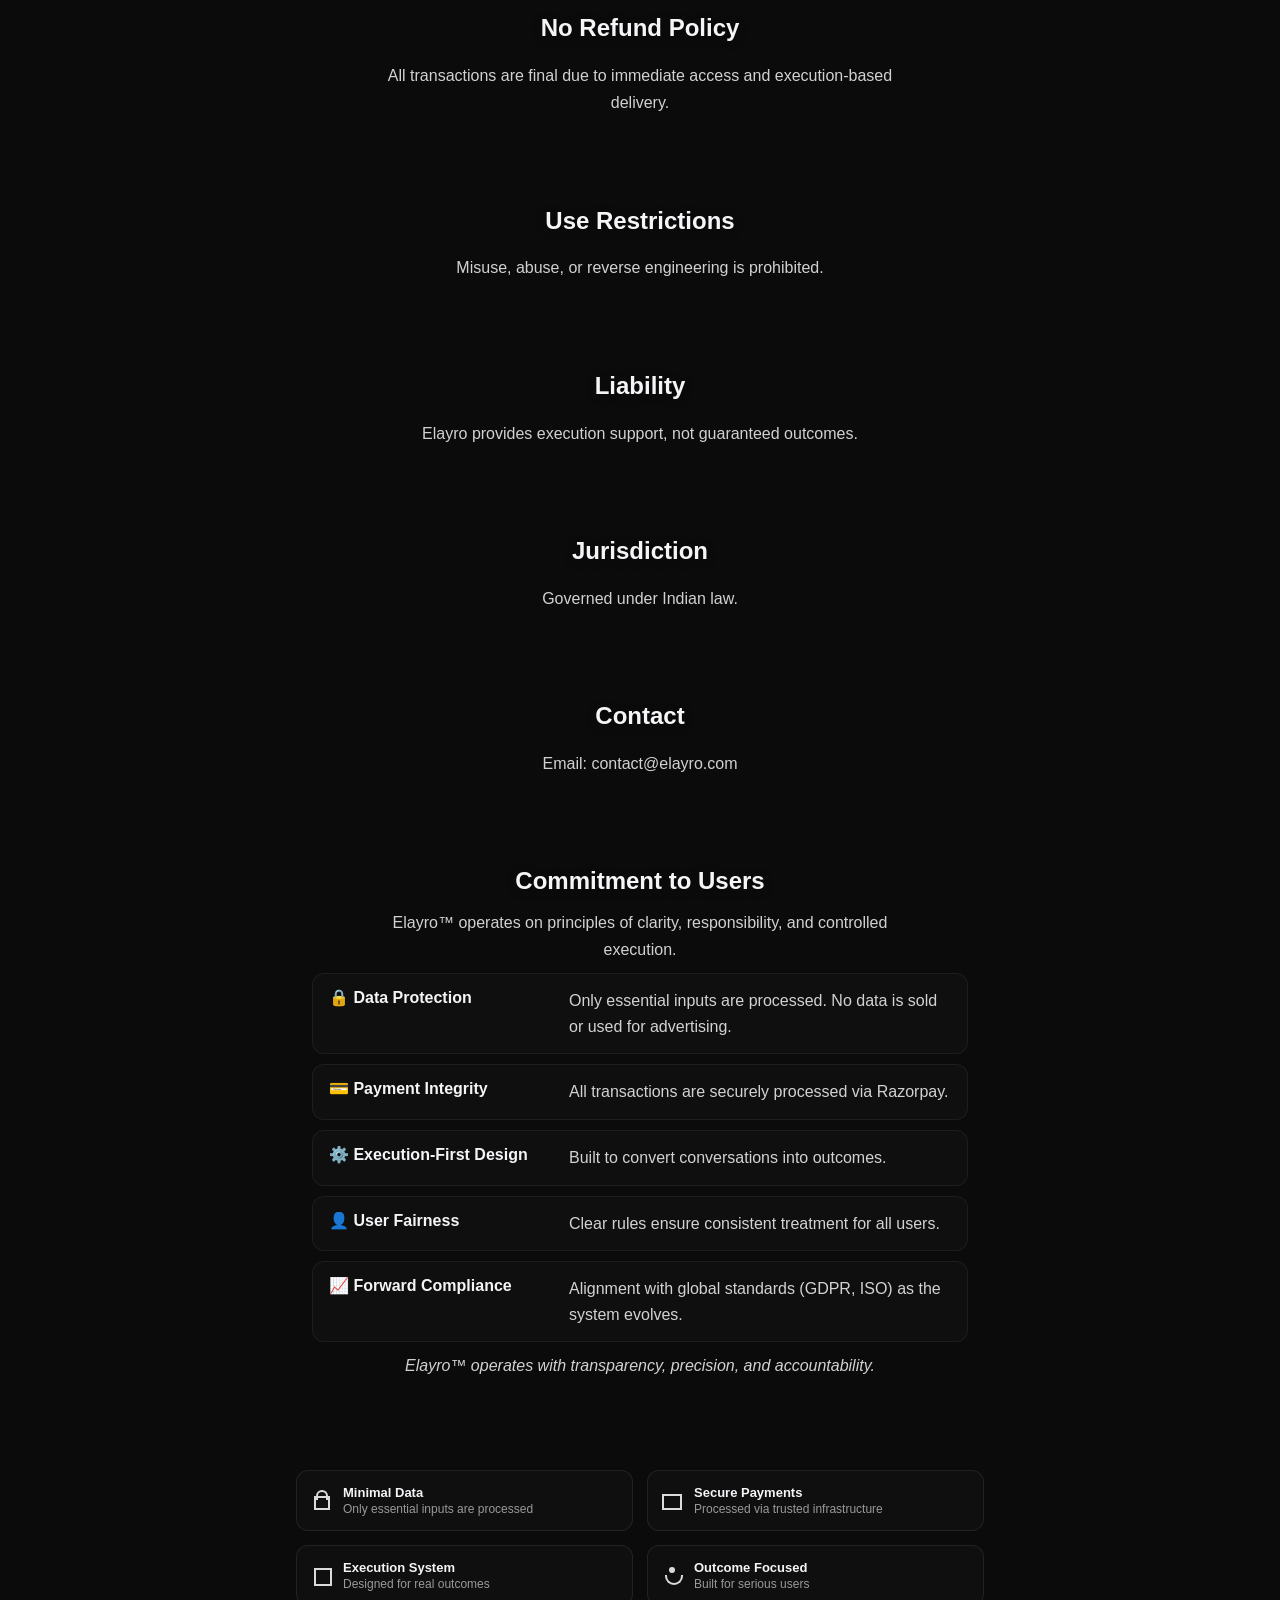
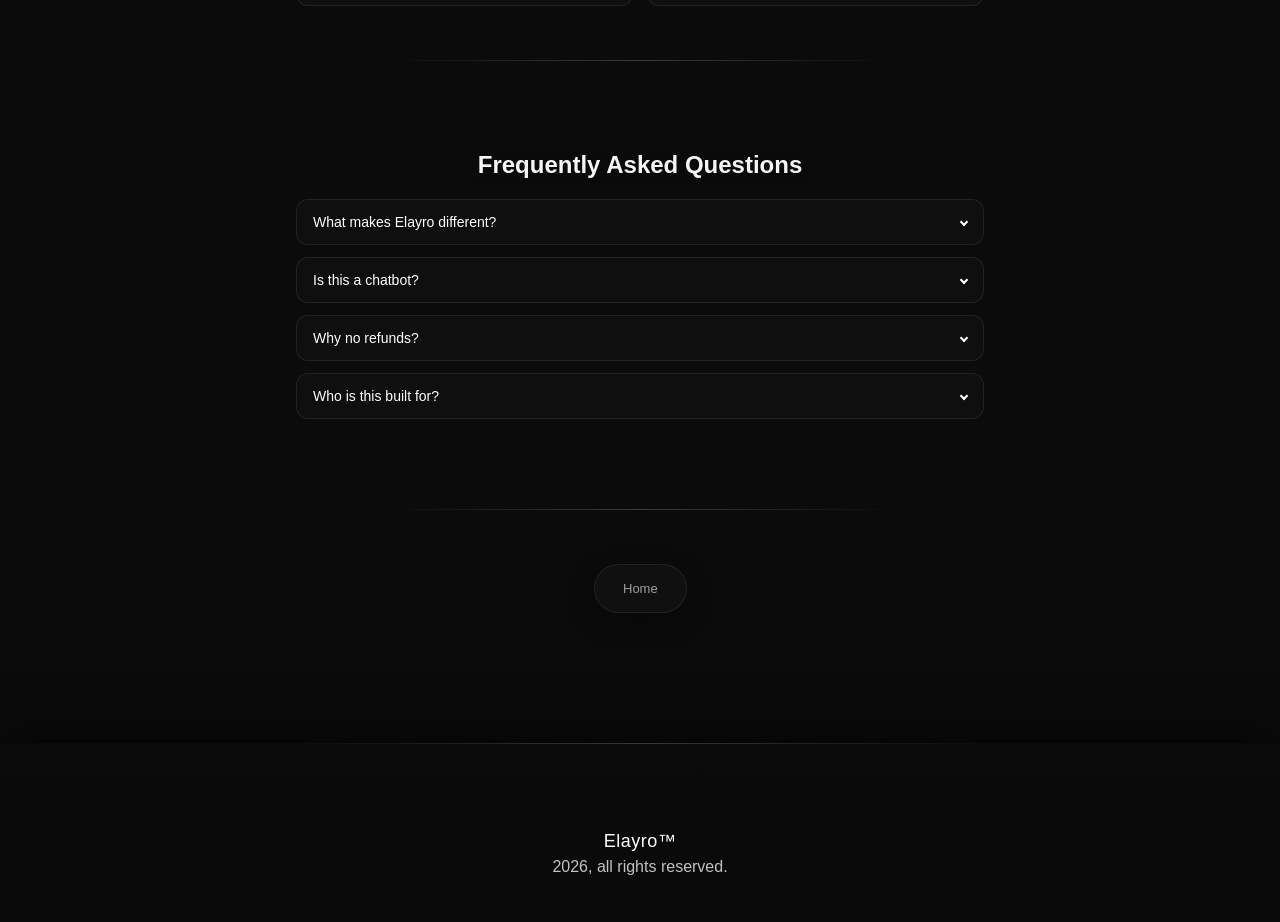
<file: policies.html>
<!DOCTYPE html>

<html lang="en">
<head>
  <base href="/" />
  <meta charset="UTF-8">
  <meta name="viewport" content="width=device-width, initial-scale=1.0">

  <title>Elayro Policies | Terms, Privacy, Payments & Usage</title>

  <meta name="description" content="Elayro policies covering privacy, payments, and execution terms. Understand how Elayro operates as a structured execution system.">
  <meta name="robots" content="index, follow">
  <link rel="canonical" href="https://elayro.com/policies">

  <!-- Open Graph -->

  <meta property="og:title" content="Elayro Policies">
  <meta property="og:description" content="Execution-based policies for Elayro.">
  <meta property="og:type" content="website">
  <meta property="og:url" content="https://elayro.com/policies">
  <meta property="og:image" content="https://elayro.com/logo.png">

  <link rel="stylesheet" href="global.css">

  <!-- ===============================
  SCHEMA STACK (FULL)
  =============================== -->

  <!-- WebPage -->

  <script type="application/ld+json">
  {
    "@context": "https://schema.org",
    "@type": "WebPage",
    "name": "Elayro Policies",
    "url": "https://elayro.com/policies",
    "description": "Policies governing usage, payments, and execution system of Elayro."
  }
  </script>

  <!-- Website -->

  <script type="application/ld+json">
  {
    "@context": "https://schema.org",
    "@type": "WebSite",
    "name": "Elayro",
    "url": "https://elayro.com"
  }
  </script>

  <!-- Organization -->

  <script type="application/ld+json">
  {
    "@context": "https://schema.org",
    "@type": "Organization",
    "name": "Elayro",
    "url": "https://elayro.com",
    "logo": "https://elayro.com/logo.png"
  }
  </script>

  <!-- FAQ -->

  <script type="application/ld+json">
  {
    "@context": "https://schema.org",
    "@type": "FAQPage",
    "mainEntity": [
      {
        "@type": "Question",
        "name": "What makes Elayro different?",
        "acceptedAnswer": {
          "@type": "Answer",
          "text": "Elayro focuses on execution, converting conversations into real-world outcomes instead of generating responses."
        }
      },
      {
        "@type": "Question",
        "name": "Is Elayro a chatbot?",
        "acceptedAnswer": {
          "@type": "Answer",
          "text": "No. Elayro is an execution system designed to guide conversations toward actionable results."
        }
      },
      {
        "@type": "Question",
        "name": "Why are there no refunds?",
        "acceptedAnswer": {
          "@type": "Answer",
          "text": "Access is granted instantly and value is delivered through execution logic, making all transactions final."
        }
      },
      {
        "@type": "Question",
        "name": "Who is Elayro built for?",
        "acceptedAnswer": {
          "@type": "Answer",
          "text": "Elayro is built for operators, builders, and decision-makers focused on outcomes."
        }
      }
    ]
  }
  </script>

</head>

<body>

<header>
  <h1>Policies</h1>
  <p class="punch">Structured system. Defined rules.</p>
  <p class="hook">Access to Elayro implies full agreement with all conditions below.</p>
</header>
<div class="section-divider hero-divider"></div>
<main class="content">

<section>
  <h2>System Positioning</h2>
  <p>Elayro is not a chatbot, CRM, or automation tool.</p>
  <p>It is a structured execution layer designed to convert conversations into real-world outcomes.</p>
</section>

<section>
  <h2>Operator & Control</h2>
  <p>Elayro operates as a proprietary system under independent ownership.</p>
  <p>All infrastructure, execution logic, and delivery mechanisms are controlled under the Elayro brand.</p>
</section>

<section>
  <h2>Acceptance of Terms</h2>
  <p>By using Elayro, you confirm full acceptance of these policies.</p>
</section>

<section>
  <h2>Privacy & Data</h2>
  <p>Only essential data is collected for execution and system performance.</p>
  <p>No data is sold or used for advertising.</p>
</section>

<section>
  <h2>Payments</h2>
  <p>Payments are processed securely through Razorpay.</p>
</section>

<section>
  <h2>Execution-Based Model</h2>
  <p>Value is delivered through system access and execution logic, not content.</p>
</section>

<section>
  <h2>No Refund Policy</h2>
  <p>All transactions are final due to immediate access and execution-based delivery.</p>
</section>

<section>
  <h2>Use Restrictions</h2>
  <p>Misuse, abuse, or reverse engineering is prohibited.</p>
</section>

<section>
  <h2>Liability</h2>
  <p>Elayro provides execution support, not guaranteed outcomes.</p>
</section>

<section>
  <h2>Jurisdiction</h2>
  <p>Governed under Indian law.</p>
</section>

<section>
  <h2>Contact</h2>
  <p>Email: contact@elayro.com</p>
</section>

<!-- COMMITMENT -->

<section class="commitment">
  <h2>Commitment to Users</h2>

  <p class="commitment-intro">
    Elayro™ operates on principles of clarity, responsibility, and controlled execution.
  </p>

  <div class="commitment-grid">


<div class="commit-row">
  <div class="commit-left">🔒 Data Protection</div>
  <div class="commit-right">Only essential inputs are processed. No data is sold or used for advertising.</div>
</div>

<div class="commit-row">
  <div class="commit-left">💳 Payment Integrity</div>
  <div class="commit-right">All transactions are securely processed via Razorpay.</div>
</div>

<div class="commit-row">
  <div class="commit-left">⚙️ Execution-First Design</div>
  <div class="commit-right">Built to convert conversations into outcomes.</div>
</div>

<div class="commit-row">
  <div class="commit-left">👤 User Fairness</div>
  <div class="commit-right">Clear rules ensure consistent treatment for all users.</div>
</div>

<div class="commit-row">
  <div class="commit-left">📈 Forward Compliance</div>
  <div class="commit-right">Alignment with global standards (GDPR, ISO) as the system evolves.</div>
</div>


  </div>

  <p class="commitment-footer">
    <em>Elayro™ operates with transparency, precision, and accountability.</em>
  </p>
</section>


<!-- TRUST STRIP -->

<div class="trust-strip">

  <div class="trust-item">
    <span class="trust-icon lock"></span>
    <div>
      <p class="trust-title">Minimal Data</p>
      <p class="trust-desc">Only essential inputs are processed</p>
    </div>
  </div>

  <div class="trust-item">
    <span class="trust-icon card"></span>
    <div>
      <p class="trust-title">Secure Payments</p>
      <p class="trust-desc">Processed via trusted infrastructure</p>
    </div>
  </div>

  <div class="trust-item">
    <span class="trust-icon system"></span>
    <div>
      <p class="trust-title">Execution System</p>
      <p class="trust-desc">Designed for real outcomes</p>
    </div>
  </div>

  <div class="trust-item">
    <span class="trust-icon user"></span>
    <div>
      <p class="trust-title">Outcome Focused</p>
      <p class="trust-desc">Built for serious users</p>
    </div>
  </div>

</div>

<div class="section-divider faq-divider"></div>

<!-- FAQ -->

<section class="faq-section">
  <h2>Frequently Asked Questions</h2>

  <div class="faq-item">
    <button class="faq-question">
      What makes Elayro different?
      <span class="arrow"></span>
    </button>
    <div class="faq-answer">
      <p>Elayro focuses on execution, not just responses.</p>
    </div>
  </div>

  <div class="faq-item">
    <button class="faq-question">
      Is this a chatbot?
      <span class="arrow"></span>
    </button>
    <div class="faq-answer">
      <p>No. It is an execution system.</p>
    </div>
  </div>

  <div class="faq-item">
    <button class="faq-question">
      Why no refunds?
      <span class="arrow"></span>
    </button>
    <div class="faq-answer">
      <p>Access is instant and execution-based.</p>
    </div>
  </div>

  <div class="faq-item">
    <button class="faq-question">
      Who is this built for?
      <span class="arrow"></span>
    </button>
    <div class="faq-answer">
      <p>Operators, builders, and decision-makers focused on outcomes.</p>
    </div>
  </div>

</section>
<div class="section-divider faq-divider"></div>
<nav class="nav-minimal">
  <a href="/">Home</a>
</nav>

</main>

<footer class="footer-global">
  <h3>Elayro™</h3>
  <p>2026, all rights reserved.</p>
</footer>

<script>
document.querySelectorAll('.faq-question').forEach(btn => {
  btn.addEventListener('click', () => {
    btn.parentElement.classList.toggle('active');
  });
});
</script>

</body>
</html>
</file>
<file: global.css>
/* ===============================
RESET + BASE
=============================== */

* { box-sizing: border-box; }
  html { scroll-behavior: smooth; height: 100%; }

body {
margin: 0;
font-family: Inter, -apple-system, sans-serif;
background: #0b0b0c;
color: #f5f5f7;

display: flex;
flex-direction: column;
min-height: 100vh;

-webkit-font-smoothing: antialiased;
}
/* ===============================
SAFE LOAD
=============================== */

body:not(.loaded) {
opacity: 1;
transform: none;
}

/* ===============================
BACKGROUND
=============================== */

body::before {
content: "";
position: fixed;
inset: -25%;
background: radial-gradient(circle at 30% 30%, rgba(255,255,255,0.05), transparent 60%);
z-index: -1;
}

/* ===============================
SCROLL PROGRESS
=============================== */

.scroll-progress {
position: fixed;
top: 0;
left: 0;
height: 2px;
width: 0%;
background: #fff;
z-index: 9999;
opacity: 0.6;
}

/* ===============================
HEADER
=============================== */

header {
text-align: center;
margin-top: clamp(70px, 10vh, 110px);
padding: 0 16px;
}

header h1 {
font-size: clamp(30px, 6vw, 48px);
margin-bottom: 10px;
}

h1, h2 {
text-shadow: 0 2px 10px rgba(0,0,0,0.4);
}

.punch { opacity: 0.9; }

.hook {
opacity: 0.6;
max-width: 520px;
margin: auto;
font-size: clamp(14px, 3.5vw, 16px);
}

/* ===============================
CONTENT
=============================== */

.content {
width: 100%;
max-width: 720px;
padding: 0 16px;
margin: 0 auto;
flex: 1;
}

/* ===============================
SECTIONS
=============================== */

section {
margin: clamp(70px, 10vh, 110px) 0;
text-align: center;
}

section p {
opacity: 0.85;
line-height: 1.7;
max-width: 560px;
margin: 12px auto;
}

/* ===============================
DIVIDER
=============================== */

.section-divider {
width: 100%;
max-width: 520px;
height: 1px;
margin: clamp(40px, 6vh, 60px) auto;
background: linear-gradient(to right, transparent, rgba(255,255,255,0.2), transparent);
}

/* ===============================
NAV
=============================== */

.nav-minimal {
position: sticky;
top: 16px;
z-index: 100;

display: flex;
justify-content: center;
gap: 16px;
flex-wrap: wrap;

backdrop-filter: blur(12px);
background: rgba(20,20,22,0.6);

padding: 10px 18px;
border-radius: 999px;

width: fit-content;
margin: 30px auto;

border: 1px solid rgba(255,255,255,0.08);
box-shadow: 0 10px 30px rgba(0,0,0,0.3);

transition: all 0.3s ease;
}

.nav-minimal.scrolled {
backdrop-filter: blur(16px);
background: rgba(20,20,22,0.8);
transform: translateY(-2px);
}

.nav-minimal a {
color: rgba(255,255,255,0.6);
text-decoration: none;
font-size: 13px;
padding: 6px 10px;
border-radius: 999px;
transition: all 0.2s ease;
}

.nav-minimal a:hover {
color: #fff;
background: rgba(255,255,255,0.08);
}

.nav-minimal a.active {
color: #fff;
font-weight: 500;
}

/* ===============================
GLOBAL FOOTER — FINAL PREMIUM
=============================== */

.footer-global {
  text-align: center;
  margin-top: 100px;
  padding: 70px 20px 40px;

  background: linear-gradient(
    to bottom,
    transparent,
    #0a0a0a 40%
  );

  position: relative;
  color: rgba(255,255,255,0.75);

  /* subtle depth */
  box-shadow: 0 -10px 40px rgba(0,0,0,0.6);

  /* smooth entrance */
  opacity: 0;
  transform: translateY(10px);
  animation: footerFade 0.8s ease forwards;
  animation-delay: 0.2s;
}

/* 🔥 Top divider glow */
.footer-global::before {
  content: "";
  position: absolute;
  top: 0;
  left: 50%;
  transform: translateX(-50%);
  width: 55%;
  height: 1px;
  background: linear-gradient(
    90deg,
    transparent,
    rgba(255,255,255,0.18),
    transparent
  );
}

/* Brand */
.footer-global h3 {
  font-size: 18px;
  font-weight: 500;
  color: #ffffff;
  letter-spacing: 0.5px;
  margin-bottom: 6px;
}

/* TM */
.footer-global .tm {
  font-size: 10px;
  opacity: 0.6;
  margin-left: 2px;
}

/* Tagline */
.footer-global .tagline {
  font-size: 12px;
  opacity: 0.55;
  margin-bottom: 14px;
  letter-spacing: 0.3px;
}

/* Links */
.footer-global a {
  color: rgba(140,140,255,0.65);
  text-decoration: none;
  position: relative;
  transition: all 0.25s ease;
}

/* ✨ Underline animation */
.footer-global a::after {
  content: "";
  position: absolute;
  left: 0;
  bottom: -2px;
  width: 0%;
  height: 1px;
  background: rgba(140,140,255,0.8);
  transition: width 0.25s ease;
}

.footer-global a:hover::after {
  width: 100%;
}

.footer-global a:hover {
  color: #ffffff;
}

/* Text spacing */
.footer-global p {
  margin: 6px 0;
}

/* Copyright */
.footer-global .copyright {
  font-size: 12px;
  opacity: 0.5;
  margin-top: 10px;
}

/* Animation */
@keyframes footerFade {
  to {
    opacity: 1;
    transform: translateY(0);
  }
}

/* ===============================
CLIENTS
=============================== */

.clients {
display: flex;
gap: 10px;
margin-bottom: 12px;
}

.client {
padding: 6px 12px;
border-radius: 999px;
background: rgba(255,255,255,0.06);
transition: all 0.2s ease;
}

.client.active {
background: #fff;
color: #000;
transform: scale(1.08);
box-shadow: 0 4px 14px rgba(0,0,0,0.3);
}

/* ===============================
DEMO CONTAINER
=============================== */

.demo-container {
position: relative;
max-width: 720px;
margin: 40px auto;
padding: 20px;
border-radius: 16px;
border: 1px solid rgba(255,255,255,0.06);
background: rgba(255,255,255,0.02);
backdrop-filter: blur(20px);

box-shadow: 0 20px 60px rgba(0,0,0,0.4);
overflow: hidden;
}

/* ===============================
CHAT
=============================== */

.chat-area {
display: flex;
flex-direction: column;
height: 420px;
border-radius: 14px;
border: 1px solid rgba(255,255,255,0.06);
padding: 12px;
background: rgba(0,0,0,0.25);
}

.chat-box {
flex: 1;
display: flex;
flex-direction: column;
gap: 10px;
overflow-y: auto;
}

/* ===============================
MESSAGES
=============================== */

.message {
max-width: 70%;
padding: 10px 14px;
border-radius: 16px;
}

.message.user {
align-self: flex-end;
background: #0a84ff;
color: white;
}

.message.system {
align-self: flex-start;
background: rgba(255,255,255,0.05);
}

/* ===============================
INPUT (DISABLED PROPERLY)
=============================== */

.input-area {
display: flex;
gap: 10px;
margin-top: 12px;
padding: 6px;
border-radius: 14px;
background: rgba(255,255,255,0.04);
border: 1px solid rgba(255,255,255,0.08);

opacity: 0.5;
cursor: not-allowed;
}

.input-area input {
flex: 1;
padding: 12px 14px;
border: none;
background: transparent;
color: #fff;
pointer-events: none;
caret-color: transparent;
}

.input-area button {
padding: 10px 16px;
border-radius: 10px;
border: none;
background: #fff;
color: #000;
pointer-events: none;
}

.input-area button.press {
transform: scale(0.92);
}

/* ===============================
OPTIONS
=============================== */

.options-panel {
margin-top: 10px;
}

.option-bubble {
display: block;
width: 100%;
padding: 12px 14px;
border-radius: 12px;
margin-bottom: 6px;

background: rgba(255,255,255,0.06);
border: 1px solid rgba(255,255,255,0.1);

font-size: 13px;
line-height: 1.5;

opacity: 0;
transform: translateY(6px);
animation: optionFade 0.25s ease forwards;

transition: all 0.2s ease;
}

@keyframes optionFade {
to {
opacity: 1;
transform: translateY(0);
}
}

.option-bubble:hover {
transform: translateY(-2px);
background: rgba(255,255,255,0.14);
}

.option-bubble .tag {
display: inline-block;
font-size: 10px;
margin-bottom: 4px;
padding: 2px 6px;
border-radius: 999px;

background: rgba(255,255,255,0.1);
color: #fff;
font-weight: 500;
}
/* ===============================
THINKING (FIXED SMALL)
=============================== */

.thinking {
height: 18px;
border-radius: 999px;
margin: 6px 0;
opacity: 0.7;

background: linear-gradient(
90deg,
rgba(255,255,255,0.04),
rgba(255,255,255,0.12),
rgba(255,255,255,0.04)
);
background-size: 200px 100%;
animation: thinking 1s infinite linear;
}

@keyframes thinking {
0% { background-position: -200px; }
100% { background-position: 200px; }
}

/* ===============================
RESULT STATES
=============================== */

.win-glow { color: #4ade80; }
.lose-glow { color: #f87171; }

/* ===============================
NOTIFY (FINAL SAFE)
=============================== */

.notify-box {
display: flex;
justify-content: center;
align-items: center;
gap: 10px;
}

.notify-box input {
width: 260px;
padding: 12px 14px;

border-radius: 8px;
border: 1px solid rgba(255,255,255,0.2);

background: rgba(255,255,255,0.06);
color: #fff;

font-size: 14px;
outline: none;
}

.notify-box input::placeholder {
color: rgba(255,255,255,0.4);
}

.notify-box input:focus {
border-color: rgba(255,255,255,0.4);
box-shadow: 0 0 0 2px rgba(255,255,255,0.08);
}

.notify-box button {
padding: 12px 16px;
border-radius: 8px;

border: none;
background: #fff;
color: #000;

font-size: 14px;
font-weight: 500;
cursor: pointer;
}

.notify-box button:hover {
transform: translateY(-1px);
box-shadow: 0 4px 14px rgba(255,255,255,0.15);
}

.notify-box button:active {
transform: scale(0.96);
}

.notify-success {
margin-top: 12px;
opacity: 0;
transform: translateY(6px);
transition: all 0.3s ease;
}

.notify-success.show {
opacity: 1;
transform: translateY(0);
}

/* validation */

#notifyEmail.valid {
border-color: #4ade80 !important;
}

#notifyEmail.invalid {
border-color: #f87171 !important;
}
/* ===============================
INDEX CARD FINAL (MERGED)
=============================== */

.index-card {
position: relative;

margin: 100px auto;
padding: 36px 26px;

max-width: 620px;
border-radius: 16px;

background: linear-gradient(
180deg,
rgba(255,255,255,0.045),
rgba(255,255,255,0.015)
);

border: 1px solid rgba(255,255,255,0.09);

backdrop-filter: blur(18px);

box-shadow:
0 20px 60px rgba(0,0,0,0.45),
inset 0 1px 0 rgba(255,255,255,0.05);

transition: transform 0.3s ease, box-shadow 0.3s ease;

opacity: 0;
transform: translateY(20px);
animation: cardReveal 0.6s ease forwards;
}

.index-card:hover {
transform: translateY(-6px);
box-shadow:
0 28px 70px rgba(0,0,0,0.55),
inset 0 1px 0 rgba(255,255,255,0.06);
}

/* stagger */
.index-card:nth-of-type(1) { animation-delay: 0.1s; }
.index-card:nth-of-type(2) { animation-delay: 0.2s; }
.index-card:nth-of-type(3) { animation-delay: 0.3s; }

@keyframes cardReveal {
to {
opacity: 1;
transform: translateY(0);
}
}

/* ===============================
TITLE
=============================== */

.index-card h2 {
font-size: 26px;
font-weight: 600;
letter-spacing: 0.5px;
margin-bottom: 14px;
}

.index-card h2::after {
content: "";
display: block;
width: 38px;
height: 2px;
margin: 10px auto 0;
background: rgba(255,255,255,0.8);
}

/* ===============================
TEXT
=============================== */

.index-card p {
font-size: 15px;
line-height: 1.75;
opacity: 0.88;
margin: 10px auto;
max-width: 520px;
}

/* ===============================
BUTTON FINAL
=============================== */

.btn-premium {
display: inline-block;
margin-top: 16px;
padding: 12px 22px;

border-radius: 12px;
background: linear-gradient(#fff, #eaeaea);
color: #000 !important;

font-weight: 600;
text-decoration: none;

box-shadow:
0 3px 10px rgba(255,255,255,0.12),
0 2px 6px rgba(0,0,0,0.4);

transition: all 0.18s ease;

position: relative;
overflow: hidden;
}

.btn-premium:hover {
transform: translateY(-2px);
box-shadow:
0 8px 22px rgba(255,255,255,0.18),
0 4px 10px rgba(0,0,0,0.5);
}

.btn-premium:active {
transform: scale(0.95);
}

/* ===============================
RESPONSIVE
=============================== */

@media (max-width: 640px) {

.index-card {
margin: 70px 16px;
padding: 28px 18px;
}

.index-card h2 {
font-size: 22px;
}

.index-card p {
font-size: 14px;
line-height: 1.6;
}

.btn-premium {
width: 100%;
text-align: center;
}

}


/* ===============================
PREMIUM BUTTON (FINAL FIX)
=============================== */

.btn-premium {
display: inline-block;
margin-top: 14px;

padding: 12px 20px;
border-radius: 10px;

background: #ffffff;
color: #000 !important;

font-size: 14px;
font-weight: 500;

text-decoration: none;

cursor: pointer;
user-select: none;

transition: all 0.18s ease;
}

/* HOVER = LIFT */
.btn-premium:hover {
transform: translateY(-2px);
box-shadow: 0 8px 24px rgba(255,255,255,0.18);
}

/* CLICK FEEL */
.btn-premium:active {
transform: scale(0.94);
box-shadow: 0 3px 10px rgba(0,0,0,0.4);
}

/* FOCUS (keyboard + accessibility) */
.btn-premium:focus {
outline: none;
box-shadow: 0 0 0 3px rgba(255,255,255,0.25);
}

/* ===============================
TITLE UPGRADE
=============================== */

.index-card h2 {
position: relative;
font-size: 24px;
font-weight: 600;
letter-spacing: 0.3px;

margin-bottom: 18px;
}

/* small underline */
.index-card h2::after {
content: "";
display: block;
width: 42px;
height: 2px;

margin: 10px auto 0;

border-radius: 2px;

background: linear-gradient(
to right,
rgba(255,255,255,0.9),
rgba(255,255,255,0.2)
);

opacity: 0.85;
}

/* ===============================
TEXT POLISH
=============================== */

.index-card p {
opacity: 0.9;
}

/* ===============================
BUTTON FINAL (MERGED CLEAN)
=============================== */

.btn-premium {
display: inline-block;
margin-top: 16px;

padding: 12px 22px;
border-radius: 12px;

background: linear-gradient(180deg, #ffffff, #eaeaea);
color: #000 !important;

font-size: 14px;
font-weight: 600;
text-decoration: none;

cursor: pointer;
user-select: none;

position: relative;
overflow: hidden;

box-shadow:
0 3px 10px rgba(255,255,255,0.12),
0 2px 6px rgba(0,0,0,0.4);

transition:
transform 0.18s ease,
box-shadow 0.18s ease;
}

/* hover */
.btn-premium:hover {
transform: translateY(-2px);
box-shadow:
0 8px 22px rgba(255,255,255,0.18),
0 4px 10px rgba(0,0,0,0.5);
}

/* click */
.btn-premium:active {
transform: scale(0.95);
box-shadow:
0 2px 6px rgba(0,0,0,0.5);
}

/* focus (accessibility) */
.btn-premium:focus {
outline: none;
box-shadow:
0 0 0 3px rgba(255,255,255,0.25);
}


/* ===============================
SPACING RHYTHM REFINEMENT
=============================== */

.index-card {
margin: 100px auto; /* more breathing */
}

/* tighten inner spacing */
.index-card h2 {
margin-bottom: 14px;
}

.index-card p {
margin: 10px auto;
max-width: 520px;
}

/* better spacing before button */
.index-links {
margin-top: 18px;
}

/* ===============================
TYPOGRAPHY REFINEMENT
=============================== */

.index-card h2 {
font-size: 26px;
font-weight: 600;
letter-spacing: 0.5px;
}

.index-card p {
font-size: 15px;
line-height: 1.75;
opacity: 0.88;
}

/* highlight refinement */
.highlight {
opacity: 1;
font-weight: 500;
}

/* ===============================
SUBTLE STAGGER ANIMATION
=============================== */

.index-card {
opacity: 0;
transform: translateY(20px);
animation: cardReveal 0.6s ease forwards;
}

/* stagger delay */
.index-card:nth-of-type(1) { animation-delay: 0.1s; }
.index-card:nth-of-type(2) { animation-delay: 0.2s; }
.index-card:nth-of-type(3) { animation-delay: 0.3s; }

@keyframes cardReveal {
to {
opacity: 1;
transform: translateY(0);
}
}
/* ===============================
RESPONSIVE POLISH
=============================== */

@media (max-width: 640px) {

.index-card {
margin: 70px 16px;
padding: 28px 18px;
}

.index-card h2 {
font-size: 22px;
}

.index-card p {
font-size: 14px;
line-height: 1.6;
}

.btn-premium {
width: 100%;
text-align: center;
}

}

/* ===============================
NAV MICRO-POLISH
=============================== */

.nav-minimal {
transition: all 0.25s ease;
}

.nav-minimal a {
position: relative;
}

/* subtle underline hover */
.nav-minimal a::after {
content: "";
position: absolute;
left: 50%;
bottom: -4px;

width: 0;
height: 2px;

background: rgba(255,255,255,0.8);

transition: all 0.25s ease;
transform: translateX(-50%);
}

.nav-minimal a:hover::after {
width: 60%;
}

/* ===============================
HERO REFINEMENT
=============================== */

header h1 {
letter-spacing: 0.6px;
}

.hook {
margin-top: 8px;
line-height: 1.6;
opacity: 0.65;
}

/* ===============================
CARD EDGE SHARPNESS
=============================== */

.index-card {
border: 1px solid rgba(255,255,255,0.09);
}
/* ===============================
FINAL OVERRIDE (DO NOT TOUCH ABOVE)
=============================== */

/* ===== CARD FINAL ===== */
.index-card {
position: relative !important;

margin: 100px auto !important;
padding: 36px 26px !important;

max-width: 620px !important;
border-radius: 16px !important;

background: linear-gradient(
180deg,
rgba(255,255,255,0.045),
rgba(255,255,255,0.015)
) !important;

border: 1px solid rgba(255,255,255,0.09) !important;

backdrop-filter: blur(18px) !important;

box-shadow:
0 20px 60px rgba(0,0,0,0.45),
inset 0 1px 0 rgba(255,255,255,0.05) !important;

transition: transform 0.3s ease, box-shadow 0.3s ease !important;

opacity: 0;
transform: translateY(20px);
animation: cardReveal 0.6s ease forwards;
}

.index-card:hover {
transform: translateY(-6px) !important;
box-shadow:
0 28px 70px rgba(0,0,0,0.55),
inset 0 1px 0 rgba(255,255,255,0.06) !important;
}

/* ===== TITLE FINAL ===== */
.index-card h2 {
font-size: 26px !important;
font-weight: 600 !important;
letter-spacing: 0.5px !important;
margin-bottom: 14px !important;
}

.index-card h2::after {
content: "" !important;
display: block !important;
width: 38px !important;
height: 2px !important;
margin: 10px auto 0 !important;
background: rgba(255,255,255,0.8) !important;
}

/* ===== TEXT FINAL ===== */
.index-card p {
font-size: 15px !important;
line-height: 1.75 !important;
opacity: 0.88 !important;
margin: 10px auto !important;
max-width: 520px !important;
}

/* ===== BUTTON FINAL ===== */
.btn-premium {
display: inline-block !important;
margin-top: 16px !important;

padding: 12px 22px !important;
border-radius: 12px !important;

background: linear-gradient(180deg, #ffffff, #eaeaea) !important;
color: #000 !important;

font-size: 14px !important;
font-weight: 600 !important;

text-decoration: none !important;

cursor: pointer !important;
user-select: none !important;

position: relative !important;
overflow: hidden !important;

box-shadow:
0 3px 10px rgba(255,255,255,0.12),
0 2px 6px rgba(0,0,0,0.4) !important;

transition:
transform 0.18s ease,
box-shadow 0.18s ease !important;
}

.btn-premium:hover {
transform: translateY(-2px) !important;
box-shadow:
0 8px 22px rgba(255,255,255,0.18),
0 4px 10px rgba(0,0,0,0.5) !important;
}

.btn-premium:active {
transform: scale(0.95) !important;
box-shadow:
0 2px 6px rgba(0,0,0,0.5) !important;
}

.btn-premium:focus {
outline: none !important;
box-shadow:
0 0 0 3px rgba(255,255,255,0.25) !important;
}

/* ===== RESPONSIVE FINAL ===== */
@media (max-width: 640px) {
.index-card {
margin: 70px 16px !important;
padding: 28px 18px !important;
}

.index-card h2 {
font-size: 22px !important;
}

.index-card p {
font-size: 14px !important;
line-height: 1.6 !important;
}

.btn-premium {
width: 100% !important;
text-align: center !important;
}
}
/* ===== FIX BUTTON CLICK ===== */
.btn-premium {
pointer-events: auto !important;
z-index: 10;
}

.index-links {
position: relative;
z-index: 10;
}
/* ===============================
SECTION LABEL (ANIMATED FINAL)
=============================== */

.section-label {
display: flex;
align-items: center;
justify-content: center;

width: 100%;
margin: 80px auto 30px;

font-size: 12px;
letter-spacing: 1.4px;
text-transform: uppercase;

opacity: 0;
transform: translateY(8px);

line-height: 1;

animation: labelFade 0.6s ease forwards;
}

/* lines */
.section-label::before,
.section-label::after {
content: "";
flex: 1;

height: 1px;
background: rgba(255,255,255,0.2);

margin: 0 12px;

transform: scaleX(0);
transform-origin: center;

animation: labelLine 0.6s ease forwards;
animation-delay: 0.15s;
}

/* text reveal */
@keyframes labelFade {
to {
opacity: 0.6;
transform: translateY(0);
}
}

/* line expansion */
@keyframes labelLine {
to {
transform: scaleX(1);
}
}
.feature-grid {
  display: grid;
  grid-template-columns: repeat(2, 1fr);
  gap: 20px;
  margin-top: 30px;
}

.feature-card {
  padding: 20px;
  border-radius: 12px;
  background: rgba(255, 255, 255, 0.02);
  border: 1px solid rgba(255, 255, 255, 0.06);
  transition: all 0.2s ease;
}

.feature-card:hover {
  border-color: rgba(255, 255, 255, 0.15);
  transform: translateY(-2px);
}

.feature-title {
  font-weight: 600;
  margin-bottom: 6px;
}

.feature-desc {
  opacity: 0.7;
  font-size: 14px;
}
@media (max-width: 600px) {
  .feature-grid {
    grid-template-columns: 1fr;
  }
}
/* ===============================
GLOBAL SMOOTHNESS
=============================== */

body {
transition: background 0.3s ease;
}
/* ===== CINEMATIC ADDITIONS ===== */

/* disable chat scroll */
.chat-box {
  overflow: hidden !important;
}

/* disable client clicking */
.clients {
  pointer-events: none;
}

/* disable selection */
.demo-container {
  user-select: none;
}

/* invisible interaction shield */
.demo-container::after {
  display: none;
}

/* smooth message fade */
.message {
  opacity: 0;
  transform: translateY(6px);
  animation: msgFade 0.25s ease forwards;
}

@keyframes msgFade {
  to {
    opacity: 1;
    transform: translateY(0);
  }
}

/* focus mode */
body.demo-active main {
  filter: none;
}

body.demo-active .demo-container {
  transform: scale(1.02);
  z-index: 5;
}

/* zoom effect */
.demo-container {
  transition: transform 0.6s ease, box-shadow 0.4s ease;
}

.demo-container.active-zoom {
  transform: scale(1.03);
}

/* pulse glow */
.chat-area::after {
  content: "";
  position: absolute;
  inset: 0;
  border-radius: 14px;
  box-shadow: 0 0 0 0 rgba(255,255,255,0.15);
  animation: pulseGlow 2.5s infinite;
  pointer-events: none;
}

@keyframes pulseGlow {
  0% { box-shadow: 0 0 0 0 rgba(255,255,255,0.08); }
  70% { box-shadow: 0 0 0 12px rgba(255,255,255,0); }
  100% { box-shadow: 0 0 0 0 rgba(255,255,255,0); }
}
/* ===============================
COMMITMENT (FIXED ALIGNMENT)
=============================== */

.commitment {
margin: 90px auto;
max-width: 640px; /* controls width */
padding: 0 16px;
text-align: center;
}

.commitment h2 {
margin-bottom: 14px;
}

.commitment p {
max-width: 560px;
margin: 10px auto;
line-height: 1.7;
opacity: 0.85;
}

/* FIX LIST ALIGNMENT */
.commitment ul {
margin-top: 20px;
padding: 0;
list-style: none; /* remove default bullets */
text-align: left; /* IMPORTANT */
}

/* EACH ITEM */
.commitment li {
display: flex;
align-items: flex-start;
gap: 10px;

margin-bottom: 14px;
line-height: 1.6;
opacity: 0.9;
}

/* BULLET DOT (CUSTOM) */
.commitment li::before {
content: "•";
color: rgba(255,255,255,0.6);
margin-top: 2px;
}

/* STRONG TEXT */
.commitment strong {
color: #fff;
  
  .commitment {
  border: 1px solid rgba(255,255,255,0.06);
  border-radius: 14px;
  padding: 30px 20px;
  background: rgba(255,255,255,0.02);
}
}

/* ===============================
TRUST STRIP (S-TIER)
=============================== */

.trust-strip {
display: grid;
grid-template-columns: repeat(2, 1fr);
gap: 14px;

max-width: 720px;
margin: 40px auto 10px;
}

.trust-item {
display: flex;
gap: 12px;
align-items: center;

padding: 14px;
border-radius: 12px;

background: rgba(255,255,255,0.02);
border: 1px solid rgba(255,255,255,0.08);

transition: all 0.25s ease;
}

.trust-item:hover {
border-color: rgba(255,255,255,0.2);
transform: translateY(-2px);
}

.trust-icon {
width: 20px;
height: 20px;
position: relative;
opacity: 0.85;
}

/* reuse icon styles */
.trust-icon.lock::before {
content: "";
position: absolute;
width: 12px;
height: 10px;
border: 2px solid #fff;
bottom: 0;
left: 3px;
}
.trust-icon.lock::after {
content: "";
position: absolute;
width: 8px;
height: 8px;
border: 2px solid #fff;
border-bottom: none;
border-radius: 8px 8px 0 0;
top: 0;
left: 5px;
}

.trust-icon.system::before {
content: "";
position: absolute;
width: 14px;
height: 14px;
border: 2px solid #fff;
left: 3px;
top: 3px;
}

.trust-icon.card::before {
content: "";
position: absolute;
width: 16px;
height: 12px;
border: 2px solid #fff;
top: 4px;
}

.trust-icon.user::before {
content: "";
position: absolute;
width: 6px;
height: 6px;
border-radius: 50%;
background: #fff;
top: 2px;
left: 7px;
}
.trust-icon.user::after {
content: "";
position: absolute;
width: 14px;
height: 8px;
border: 2px solid #fff;
border-top: none;
border-radius: 0 0 10px 10px;
bottom: 0;
left: 3px;
}

.trust-title {
font-size: 13px;
font-weight: 600;
margin: 0;
}

.trust-desc {
font-size: 12px;
opacity: 0.6;
margin: 2px 0 0;
}

/* responsive */
@media (max-width: 600px) {
.trust-strip {
grid-template-columns: 1fr;
}
}
/* ===============================
FAQ ACCORDION (S-TIER)
=============================== */

/* FIX FAQ ALIGNMENT */

.faq-section {
text-align: center; /* center section */
}

.faq-section h2 {
text-align: center; /* ensure heading centered */
}

/* keep questions + answers left */
.faq-question,
.faq-answer {
text-align: left;
}


.faq-item {
margin-bottom: 12px;
border-radius: 12px;
overflow: hidden;
border: 1px solid rgba(255,255,255,0.08);
background: rgba(255,255,255,0.02);
transition: all 0.25s ease;
}

.faq-item:hover {
border-color: rgba(255,255,255,0.18);
}

.faq-question {
width: 100%;
display: flex;
align-items: center;
gap: 10px;

padding: 14px 16px;
background: transparent;
border: none;
color: #fff;
font-size: 14px;
text-align: left;
cursor: pointer;
}

.faq-answer {
max-height: 0;
overflow: hidden;
transition: max-height 0.3s ease;
padding: 0 16px;
}

.faq-item.active .faq-answer {
max-height: 200px;
padding-bottom: 14px;
}

.arrow {
margin-left: auto;
width: 6px;
height: 6px;
border-right: 2px solid #fff;
border-bottom: 2px solid #fff;
transform: rotate(45deg);
transition: transform 0.25s ease;
}

.faq-item.active .arrow {
transform: rotate(-135deg);
}

/* ===============================
ICONS (PURE CSS)
=============================== */

.icon {
width: 16px;
height: 16px;
display: inline-block;
position: relative;
opacity: 0.8;
}

/* lock */
.icon.lock::before {
content: "";
position: absolute;
width: 10px;
height: 8px;
border: 2px solid #fff;
bottom: 0;
left: 2px;
}
.icon.lock::after {
content: "";
position: absolute;
width: 6px;
height: 6px;
border: 2px solid #fff;
border-bottom: none;
border-radius: 6px 6px 0 0;
top: 0;
left: 4px;
}

/* system */
.icon.system::before {
content: "";
position: absolute;
width: 12px;
height: 12px;
border: 2px solid #fff;
left: 2px;
top: 2px;
}

/* card */
.icon.card::before {
content: "";
position: absolute;
width: 14px;
height: 10px;
border: 2px solid #fff;
top: 3px;
}

/* user */
.icon.user::before {
content: "";
position: absolute;
width: 6px;
height: 6px;
border-radius: 50%;
background: #fff;
top: 1px;
left: 5px;
}
.icon.user::after {
content: "";
position: absolute;
width: 12px;
height: 6px;
border: 2px solid #fff;
border-top: none;
border-radius: 0 0 10px 10px;
bottom: 0;
left: 2px;
}
/* ===============================
COMMITMENT TABLE STYLE (PREMIUM)
=============================== */

.commitment {
margin: 90px auto;
max-width: 720px;
padding: 0 16px;
text-align: center;
}

.commitment-intro {
max-width: 560px;
margin: 10px auto 24px;
opacity: 0.8;
}

/* GRID TABLE */
.commitment-grid {
display: flex;
flex-direction: column;
gap: 10px;
}

/* ROW */
.commit-row {
display: grid;
grid-template-columns: 220px 1fr;
gap: 20px;

padding: 14px 16px;
border-radius: 12px;

background: rgba(255,255,255,0.02);
border: 1px solid rgba(255,255,255,0.06);

transition: all 0.2s ease;
}

.commit-row:hover {
border-color: rgba(255,255,255,0.15);
transform: translateY(-2px);
}

/* LEFT (TITLE) */
.commit-left {
font-weight: 600;
text-align: left;
white-space: nowrap;
}

/* RIGHT (DESC) */
.commit-right {
text-align: left;
opacity: 0.85;
line-height: 1.6;
}

/* FOOTER */
.commitment-footer {
margin-top: 20px;
opacity: 0.6;
}

/* MOBILE FIX */
@media (max-width: 600px) {
.commit-row {
grid-template-columns: 1fr;
gap: 6px;
}

.commit-left {
font-size: 14px;
}
}
</file>
